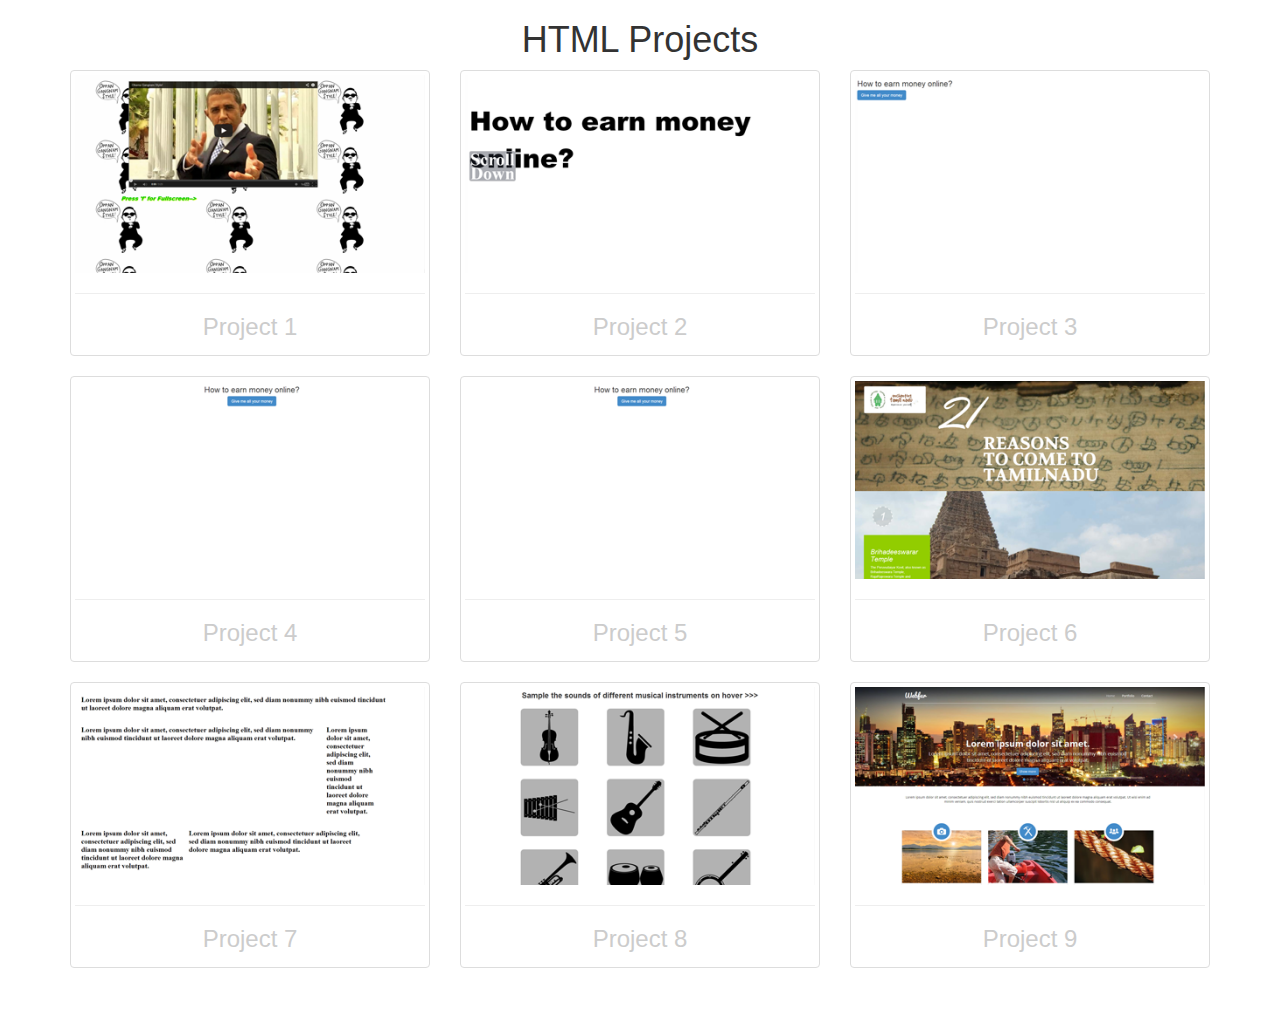
<file: index.html>
<!DOCTYPE html>
<html lang="en">
<head>
	<title>HTML Projects</title>
	<meta charset="UTF-8">
	<meta name="viewport" content="width=device-width, initial-scale=1.0">
	<link href="assets/css/bootstrap.css" rel="stylesheet" type="text/css">
	<link href="assets/css/projects.css" rel="stylesheet" type="text/css">	
</head>
<body>
	<h1 style="text-align: center">HTML Projects</h1>
	<div class="container">
	<div id="project1" class="modal fade" tabindex="-1" role="dialog" aria-labelledby="myModalLabel" aria-hidden="true">
      <div class="modal-dialog">
        <div class="modal-content">
          <div class="modal-header">
			<button type="button" id="stop" class="close" data-dismiss="modal" aria-hidden="true">&times;</button>
			<h3 class="modal-title" id="myModalLabel" style="text-align: center;">Project 1</h3>
          </div>
          <div class="modal-body">
			<img class="img-mod" src="assets/images/Projects/project1.png">
			<hr>
            </div>
		</div>
     </div>
     </div>
	<div id="project2" class="modal fade" tabindex="-1" role="dialog" aria-labelledby="myModalLabel" aria-hidden="true">
      <div class="modal-dialog">
        <div class="modal-content">
          <div class="modal-header">
			<button type="button" id="stop" class="close" data-dismiss="modal" aria-hidden="true">&times;</button>
			<h3 class="modal-title" id="myModalLabel" style="text-align: center;">Project 2</h3>
          </div>
          <div class="modal-body">
			<img class="img-mod" src="assets/images/Projects/project2.png">
			<hr>
            </div>
		</div>
     </div>
     </div>
	 <div id="project3" class="modal fade" tabindex="-1" role="dialog" aria-labelledby="myModalLabel" aria-hidden="true">
      <div class="modal-dialog">
        <div class="modal-content">
          <div class="modal-header">
			<button type="button" id="stop" class="close" data-dismiss="modal" aria-hidden="true">&times;</button>
			<h3 class="modal-title" id="myModalLabel" style="text-align: center;">Project 3</h3>
          </div>
          <div class="modal-body">
			<img class="img-mod" src="assets/images/Projects/project3.png">
			<hr>
            </div>
		</div>
     </div>
     </div>
	 <div id="project4" class="modal fade" tabindex="-1" role="dialog" aria-labelledby="myModalLabel" aria-hidden="true">
      <div class="modal-dialog">
        <div class="modal-content">
          <div class="modal-header">
			<button type="button" id="stop" class="close" data-dismiss="modal" aria-hidden="true">&times;</button>
			<h3 class="modal-title" id="myModalLabel" style="text-align: center;">Project 4</h3>
          </div>
          <div class="modal-body">
			<img class="img-mod" src="assets/images/Projects/project4.png">
			<hr>
            </div>
		</div>
     </div>
     </div>
	 <div id="project5" class="modal fade" tabindex="-1" role="dialog" aria-labelledby="myModalLabel" aria-hidden="true">
      <div class="modal-dialog">
        <div class="modal-content">
          <div class="modal-header">
			<button type="button" id="stop" class="close" data-dismiss="modal" aria-hidden="true">&times;</button>
			<h3 class="modal-title" id="myModalLabel" style="text-align: center;">Project 5</h3>
          </div>
          <div class="modal-body">
			<img class="img-mod" src="assets/images/Projects/project5.png">
			<hr>
            </div>
		</div>
     </div>
     </div>
	 <div id="project6" class="modal fade" tabindex="-1" role="dialog" aria-labelledby="myModalLabel" aria-hidden="true">
      <div class="modal-dialog">
        <div class="modal-content">
          <div class="modal-header">
			<button type="button" id="stop" class="close" data-dismiss="modal" aria-hidden="true">&times;</button>
			<h3 class="modal-title" id="myModalLabel" style="text-align: center;">Project 6</h3>
          </div>
          <div class="modal-body">
			<img class="img-mod" src="assets/images/Projects/project6.png">
			<hr>
            </div>
		</div>
     </div>
     </div>
	 <div id="project7" class="modal fade" tabindex="-1" role="dialog" aria-labelledby="myModalLabel" aria-hidden="true">
      <div class="modal-dialog">
        <div class="modal-content">
          <div class="modal-header">
			<button type="button" id="stop" class="close" data-dismiss="modal" aria-hidden="true">&times;</button>
			<h3 class="modal-title" id="myModalLabel" style="text-align: center;">Project 7</h3>
          </div>
          <div class="modal-body">
			<img class="img-mod" src="assets/images/Projects/project7.png">
			<hr>
            </div>
		</div>
     </div>
     </div>
	 <div id="project8" class="modal fade" tabindex="-1" role="dialog" aria-labelledby="myModalLabel" aria-hidden="true">
      <div class="modal-dialog">
        <div class="modal-content">
          <div class="modal-header">
			<button type="button" id="stop" class="close" data-dismiss="modal" aria-hidden="true">&times;</button>
			<h3 class="modal-title" id="myModalLabel" style="text-align: center;">Project 8</h3>
          </div>
          <div class="modal-body">
			<img class="img-mod" src="assets/images/Projects/project8.png">
			<hr>
            </div>
		</div>
     </div>
     </div>
	 <div id="project9" class="modal fade" tabindex="-1" role="dialog" aria-labelledby="myModalLabel" aria-hidden="true">
      <div class="modal-dialog">
        <div class="modal-content">
          <div class="modal-header">
			<button type="button" id="stop" class="close" data-dismiss="modal" aria-hidden="true">&times;</button>
			<h3 class="modal-title" id="myModalLabel" style="text-align: center;">Project 9</h3>
          </div>
          <div class="modal-body">
			<img class="img-mod" src="assets/images/Projects/project9.png">
			<hr>
            </div>
		</div>
     </div>
     </div>
	 </div>
	 <div class="container">
		<div class="row">
				<div class="col-lg-4">					
					<div class="thumbnail tmb-link">
						<a data-toggle="modal" data-target="#project1"><img src = "assets/images/Projects/project1-tmb.png" class="img-responsive"></a><hr>
						<a href="project1/index.html"><h3>Project 1</h3></a>
					</div>
				</div>	
				<div class="col-lg-4">					
					<div class="thumbnail tmb-link">
						<a data-toggle="modal" data-target="#project2"><img src = "assets/images/Projects/project2-tmb.png" class="img-responsive"></a><hr>
						<a href="project2/index.html"><h3>Project 2</h3></a>
					</div>
				</div>	
				<div class="col-lg-4">					
					<div class="thumbnail tmb-link">
						<a data-toggle="modal" data-target="#project3"><img src = "assets/images/Projects/project3-tmb.png" class="img-responsive"></a><hr>
						<a href="project3/index.html"><h3>Project 3</h3></a>
					</div>
				</div>	
		</div>
		<div class="row">
				<div class="col-lg-4">					
					<div class="thumbnail tmb-link">
						<a data-toggle="modal" data-target="#project4"><img src = "assets/images/Projects/project4-tmb.png" class="img-responsive"></a><hr>
						<a href="project4/index.html"><h3>Project 4</h3></a>
					</div>
				</div>	
				<div class="col-lg-4">					
					<div class="thumbnail tmb-link">
						<a data-toggle="modal" data-target="#project5"><img src = "assets/images/Projects/project5-tmb.png" class="img-responsive"></a><hr>
						<a href="project5/index.html"><h3>Project 5</h3></a>
					</div>
				</div>	
				<div class="col-lg-4">					
					<div class="thumbnail tmb-link">
						<a data-toggle="modal" data-target="#project6"><img src = "assets/images/Projects/project6-tmb.png" class="img-responsive"></a><hr>
						<a href="project6/index.html"><h3>Project 6</h3></a>
					</div>
				</div>	
		</div>
		<div class="row">
				<div class="col-lg-4">					
					<div class="thumbnail tmb-link">
						<a data-toggle="modal" data-target="#project7"><img src = "assets/images/Projects/project7-tmb.png" class="img-responsive"></a><hr>
						<a href="project7/index.html"><h3>Project 7</h3></a>
					</div>
				</div>	
				<div class="col-lg-4">					
					<div class="thumbnail tmb-link">
						<a data-toggle="modal" data-target="#project8"><img src = "assets/images/Projects/project8-tmb.png" class="img-responsive"></a><hr>
						<a href="project8/index.html"><h3>Project 8</h3></a>
					</div>
				</div>	
				<div class="col-lg-4">					
					<div class="thumbnail tmb-link">
						<a data-toggle="modal" data-target="#project9"><img src = "assets/images/Projects/project9-tmb.png" class="img-responsive"></a><hr>
						<a href="project9/home.html"><h3>Project 9</h3></a>
					</div>
				</div>	
		</div>
	</div><br><br>
	<script src="https://ajax.googleapis.com/ajax/libs/jquery/1.10.2/jquery.min.js"></script>
	<script src="assets/js/bootstrap.js"></script>	
</body>
</html>
</file>
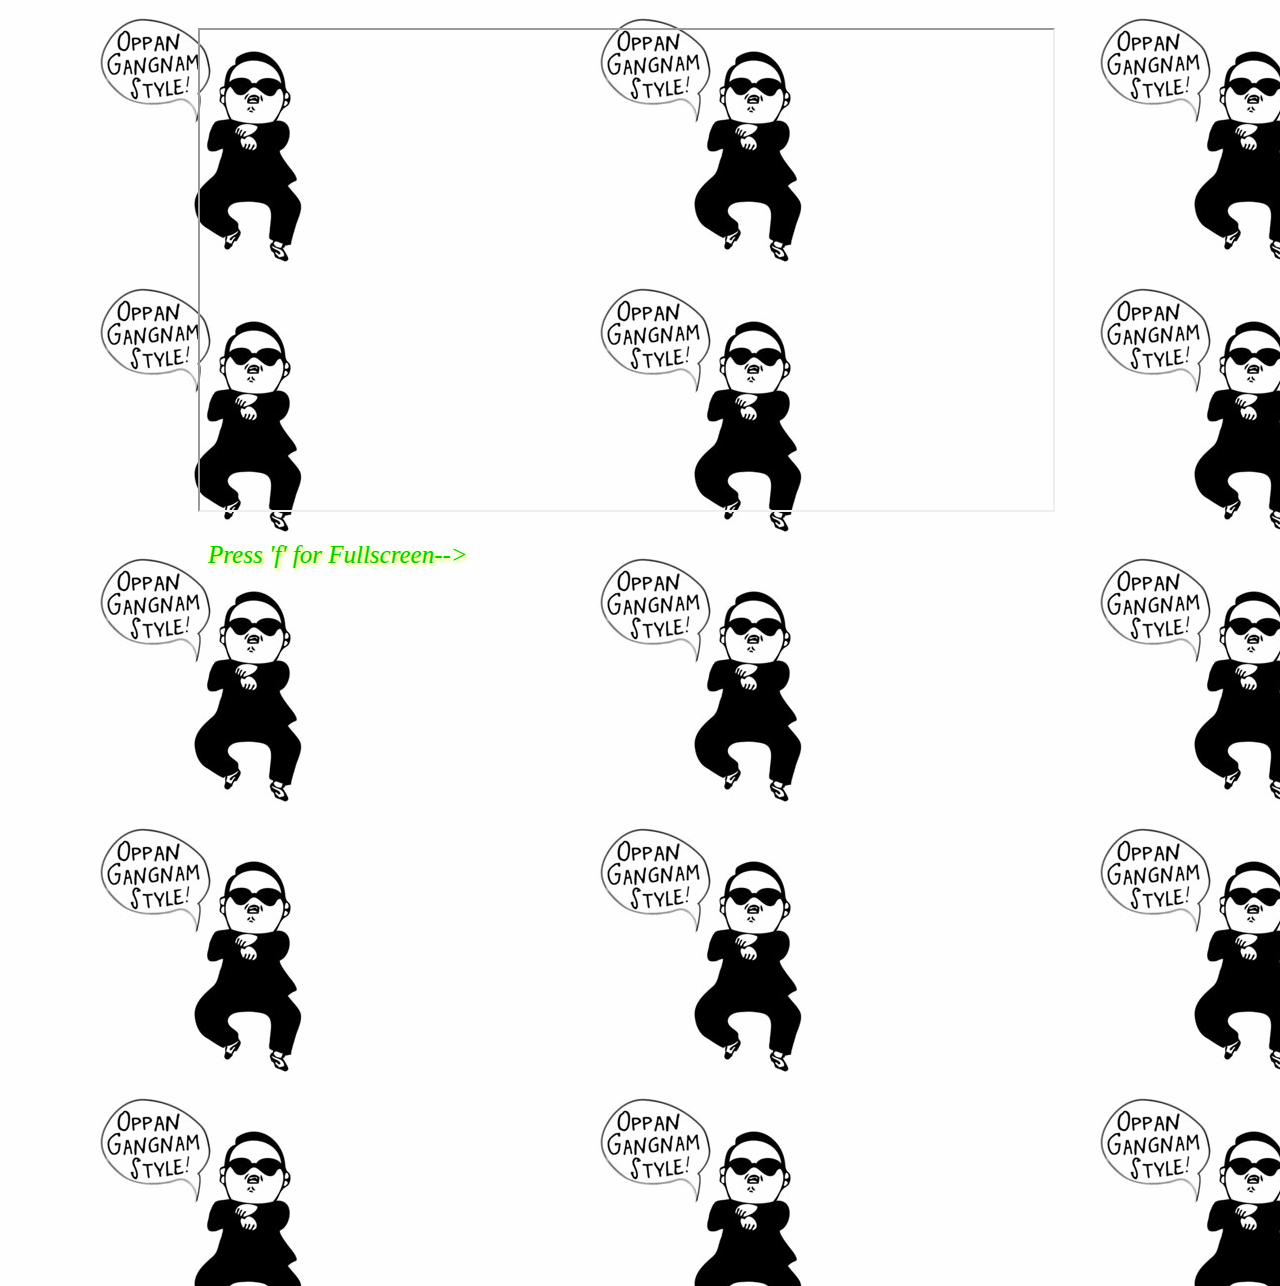
<file: day1/index.html>
﻿<!doctype html>
<html lang="en">
<head>
<title>Gangnam Dance</title>
<meta charset="UTF-8">
<style type="text/css">
p{
font-family:'Arial Black';
font-size: 25px;
color:#0c0;
text-shadow:2px 2px 4px #cf0;
padding-left:200px;
}
div{
margin-left:auto;
margin-right:auto;
width:70%;
border: 60px solid (0,0,0,.4);
padding-top: 20px;
}
body{
background-image:url('../assets/images/gangnam.gif');
}
</style>
</head>
<body>
<div><iframe width="853" height="480" src="http://www.youtube-nocookie.com/embed/YaXakwslF6Q" allowfullscreen></iframe></div>
<p><em>Press 'f' for Fullscreen--></em></p>
<br><br><br><br><br><br><br><br><br><br><br><br><br><br><br><br><br><br><br><br><br><br><br><br><br><br><br><br><br><br><br><br><br><br><br><br><br><br>
</body>
</html>
</file>
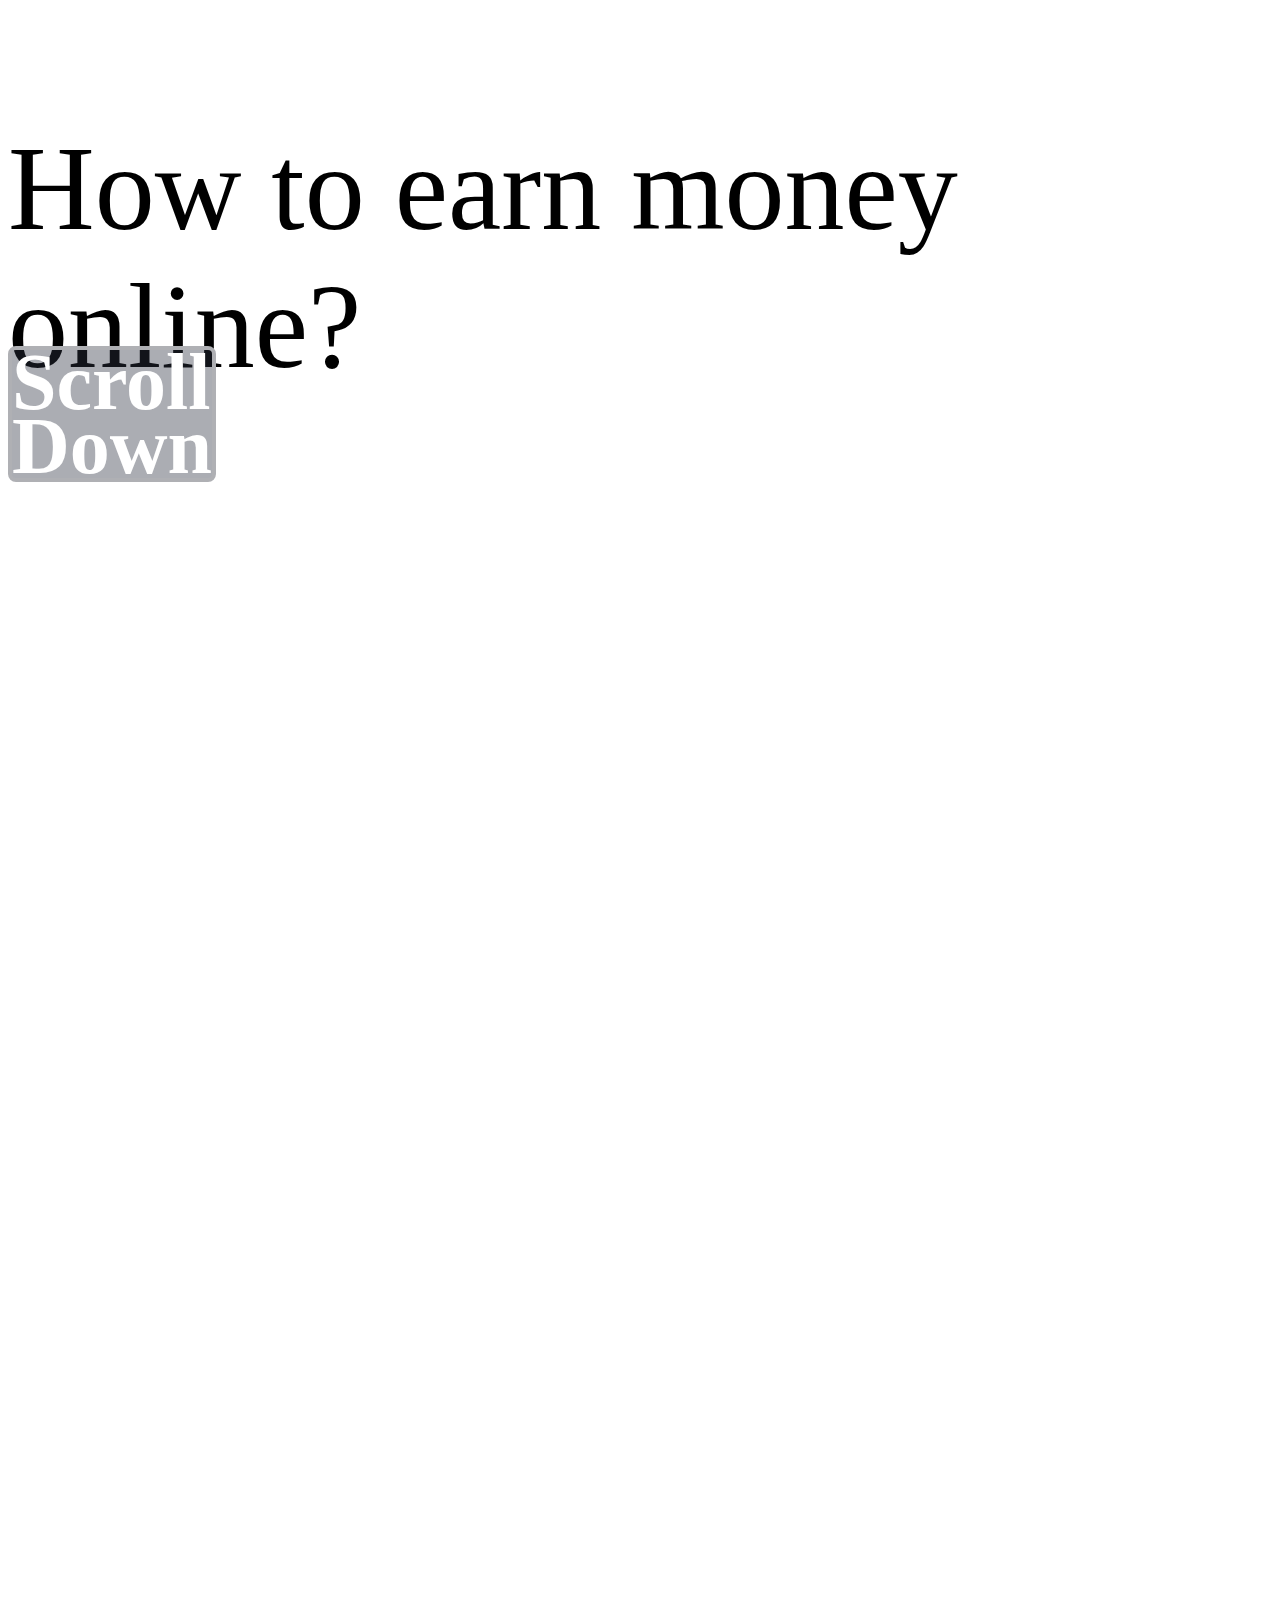
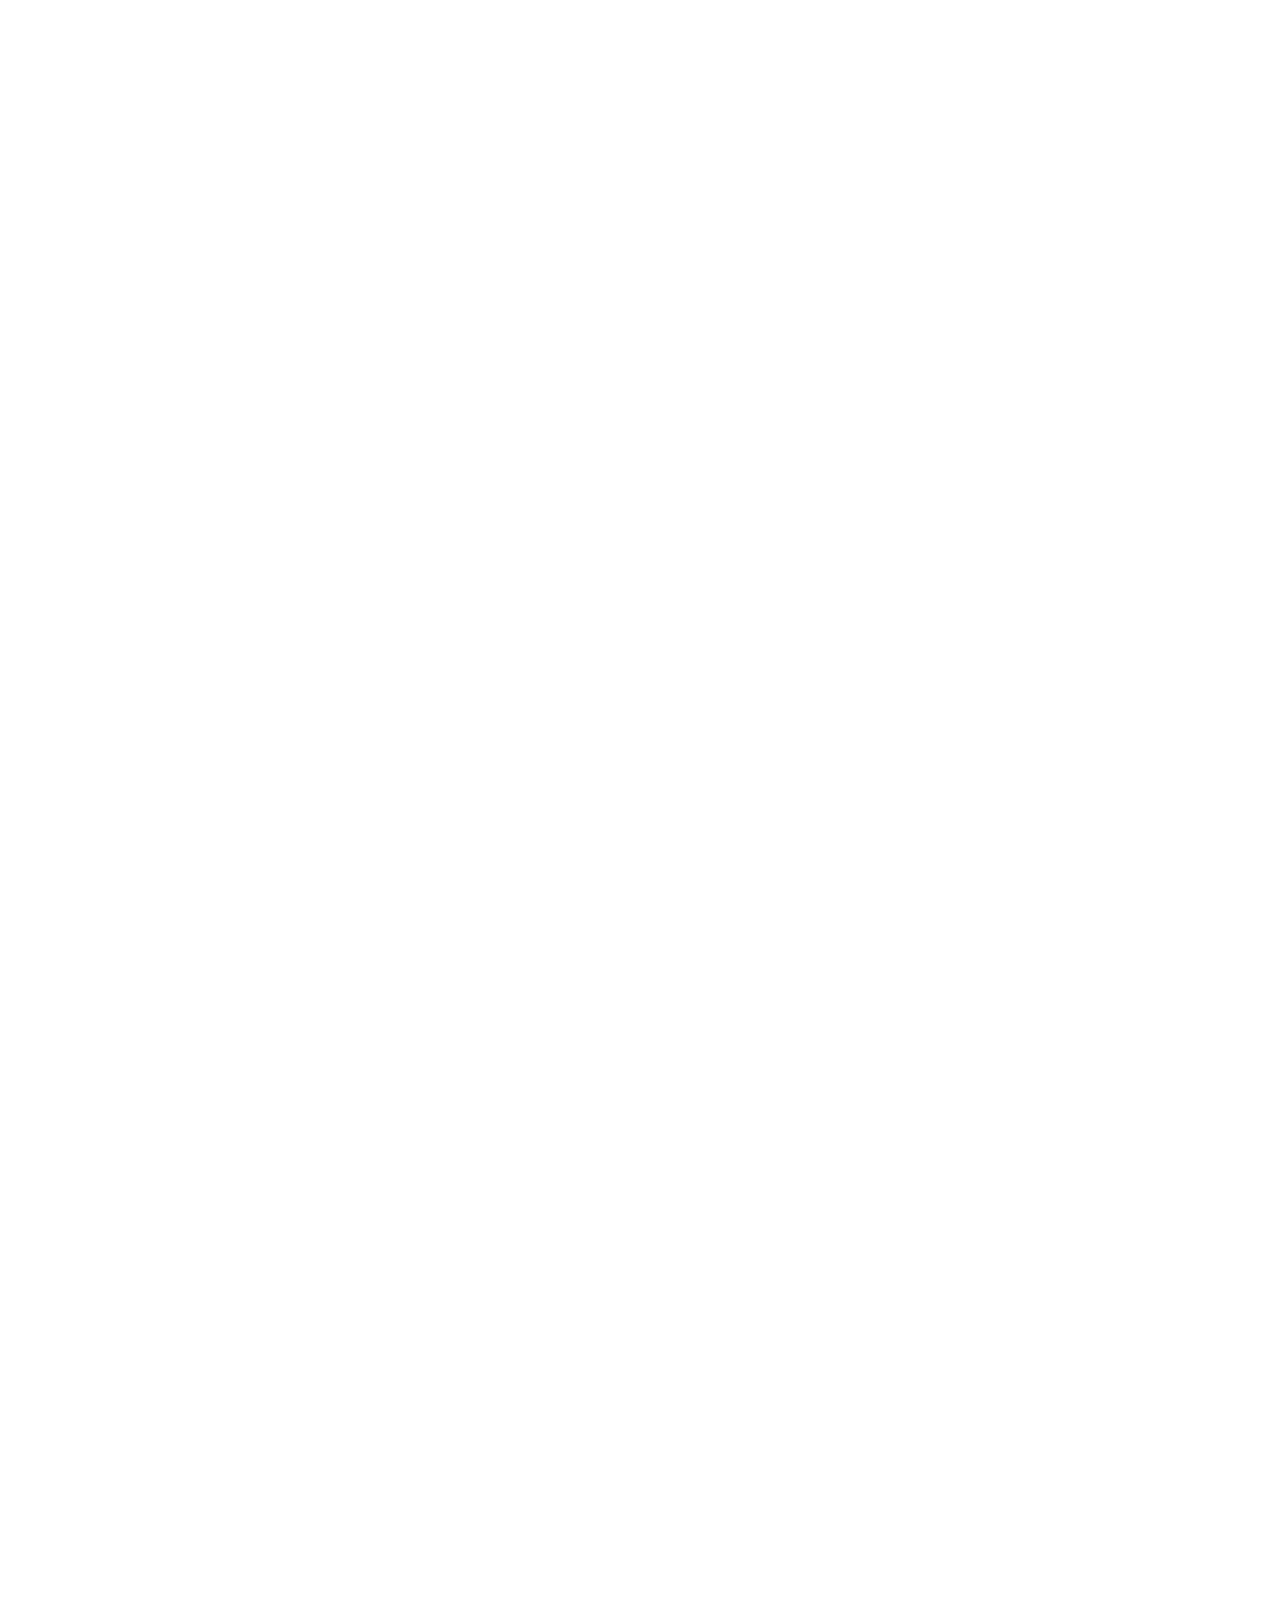
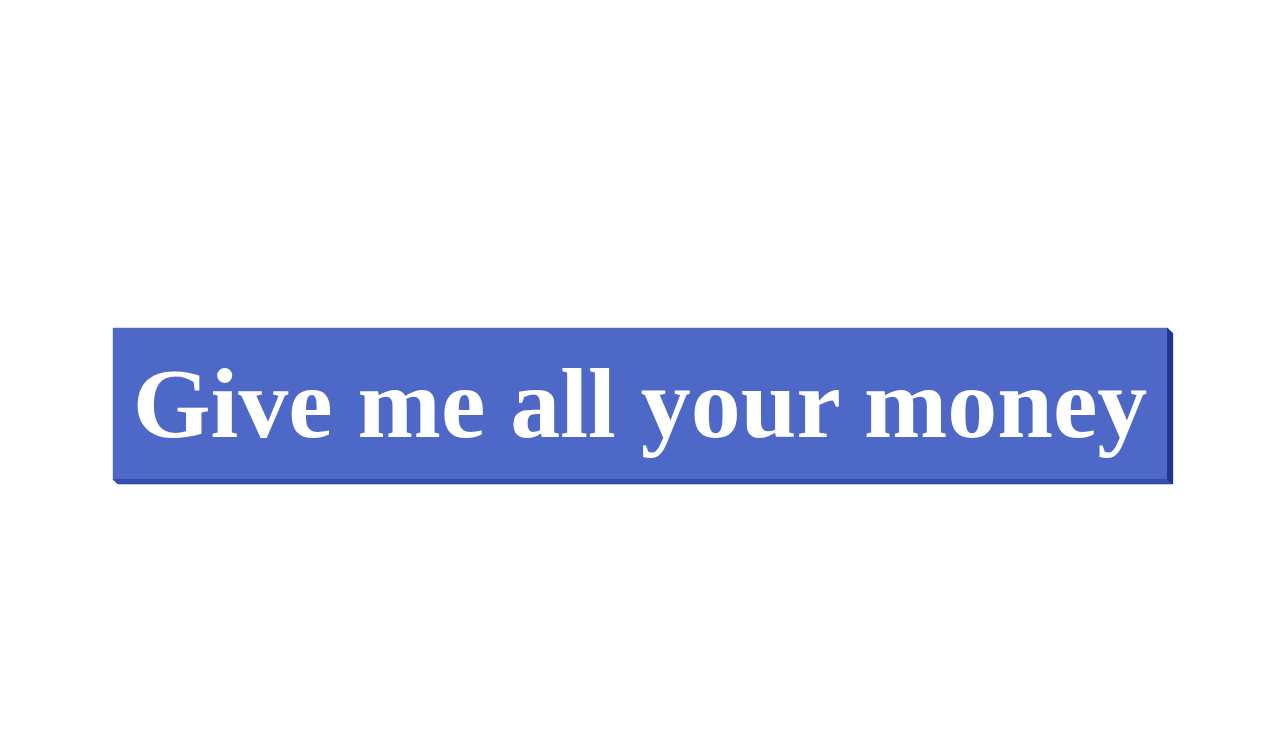
<file: day2/index.html>
<!DOCTYPE html>
<html lang="en">
<head>
<title>Button</title>
<meta charset="UTF-8">
<style type="text/css">
p{
font-family: 'Arial black';
font-size: 120px;
}
h4{
font-size: 80px;
color:white;
background-color:rgba(46,50,66,.4);
border-radius: 8px;
line-height: .8;
border: 4px solid #afb0b4;
position: fixed;
top:240px;
float: right;
}
div{
text-align:center;
}
a:link{
background: #4e68c7;
box-shadow: 1px 0px 1px #203891,0px 1px 1px #3852b1,2px 1px 1px #203891,1px 2px 1px #3852b1,3px 2px 1px #203891,2px 3px 1px #3852b1,4px 3px 1px #203891,3px 4px 1px #3852b1,5px 4px 1px #203891,4px 5px 1px #3852b1,6px 5px 1px #203891;
color: white;
padding: 20px;
line-height: 1.4;
text-decoration:none;
margin: auto;
font-weight: bold;
font-size: 100px;
}
a:hover{
background: #183088;
box-shadow: 1px 0px 1px #203891,0px 1px 1px #3852b1,2px 1px 1px #203891,1px 2px 1px #3852b1,3px 2px 1px #203891,2px 3px 1px #3852b1,4px 3px 1px #203891,3px 4px 1px #3852b1,5px 4px 1px #203891,4px 5px 1px #3852b1,6px 5px 1px #203891;
color: white;
padding: 20px;
line-height: 1.4;
text-decoration:none;
margin: auto;
font-weight: bold;
font-size: 100px;
}
a:visited{
box-shadow: 1px 0px 1px #203891,0px 1px 1px #3852b1,2px 1px 1px #203891,1px 2px 1px #3852b1,3px 2px 1px #203891,2px 3px 1px #3852b1,4px 3px 1px #203891,3px 4px 1px #3852b1,5px 4px 1px #203891,4px 5px 1px #3852b1,6px 5px 1px #203891;
color: white;
padding: 20px;
line-height: 1.4;
text-decoration:none;
margin: auto;
font-weight: bold;
font-size: 100px;
}
a:active{
background: #4e68c7;
box-shadow:1px 0px 1px #203891,0px 1px 1px #3852b1,2px 1px 1px #203891,1px 2px 1px #3852b1;
color: white;
padding: 20px;
line-height: 1.4;
text-decoration:none;
margin: auto;
font-weight: bold;
position: relative;
top: 5px;
left:4px;
font-size: 100px;
}
</style>
</head>
<body>
<h4>Scroll<br>Down</h4>
<p>How to earn money online?<p>
<br><br><br><br><br><br><br><br><br><br><br><br><br><br><br><br><br><br><br><br><br>
<div>
<a href="video.html" title="Click here to proceed" target="_blank">Give me all your money</a>
</div>
<br><br><br><br><br><br><br><br><br><br><br><br><br><br><br>
</body>
</html>
</file>
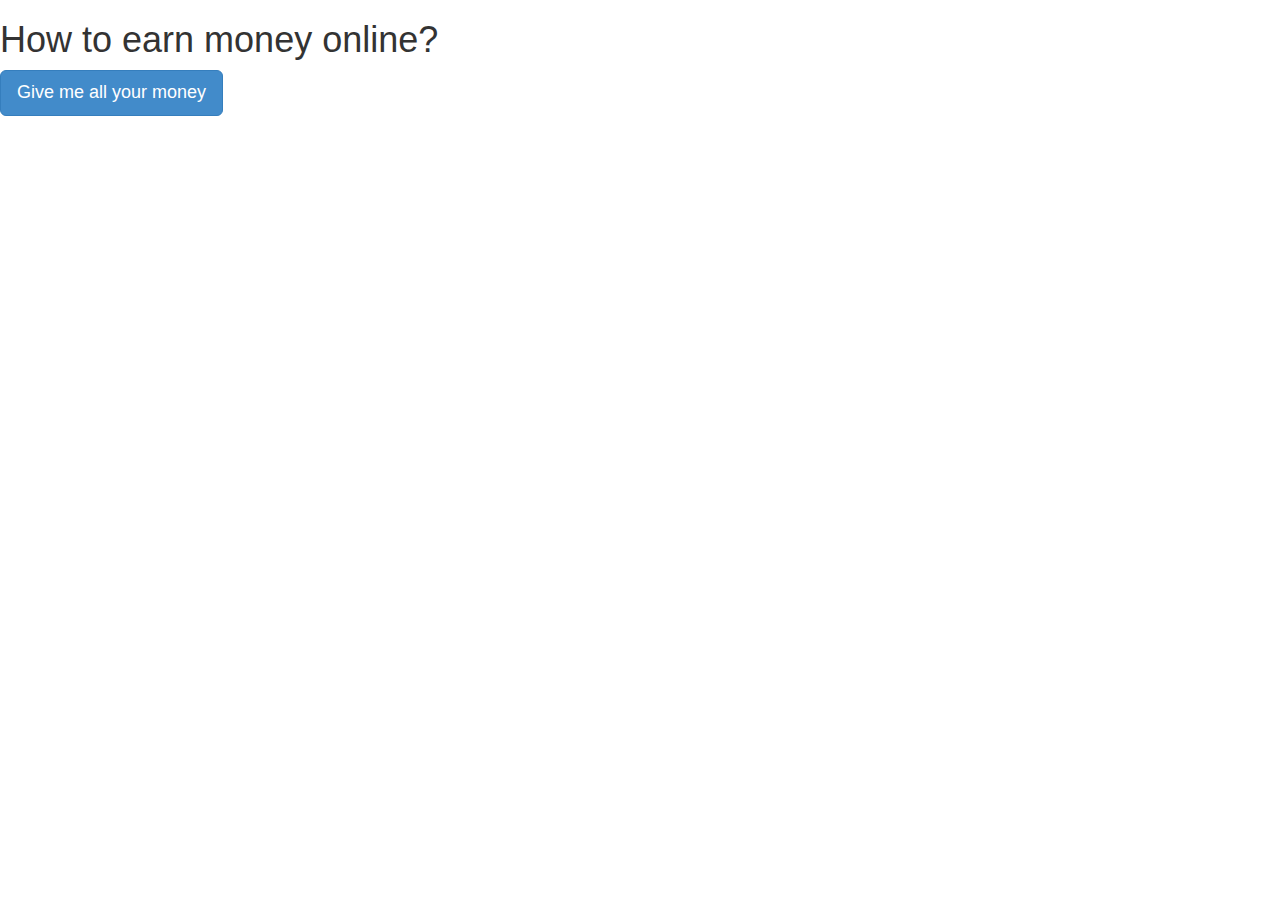
<file: day3/index.html>
﻿<!DOCTYPE html>
<html lang="en">
<head>
	<title>Modal window</title>
	<meta charset="UTF-8">
	<meta name="viewport" content="width=device-width, initial-scale=1.0">
	<link href="../assets/css/bootstrap.min.css" rel="stylesheet">
</head>
  <body>   
	  <div id="myModal" class="modal fade" tabindex="-1" role="dialog" aria-labelledby="myModalLabel" aria-hidden="true">
      <div class="modal-dialog">
        <div class="modal-content">
          <div class="modal-header">
            <button type="button" class="close" data-dismiss="modal" aria-hidden="true">&times;</button>
			<h4 class="modal-title" id="myModalLabel" style="text-align: center;">Crazy monkey</h4>
          </div>
          <div class="modal-body">
            <video style="height:100%; width:100%;" src="../assets/videos/crazy-monkey.mp4" controls></video>
			<hr>
            </div>
		</div>
     </div>
     </div>
	<h1>How to earn money online?</h1>
<div class="centered" >    
	<a title="Click to proceed!" class="btn btn-primary btn-lg" data-toggle="modal" data-target="#myModal">
		Give me all your money
    </a>	   
</div>
	<script src="https://ajax.googleapis.com/ajax/libs/jquery/1.10.2/jquery.min.js"></script>
	<script src="../assets/js/bootstrap.js"></script>
  </body>
</html>
</file>
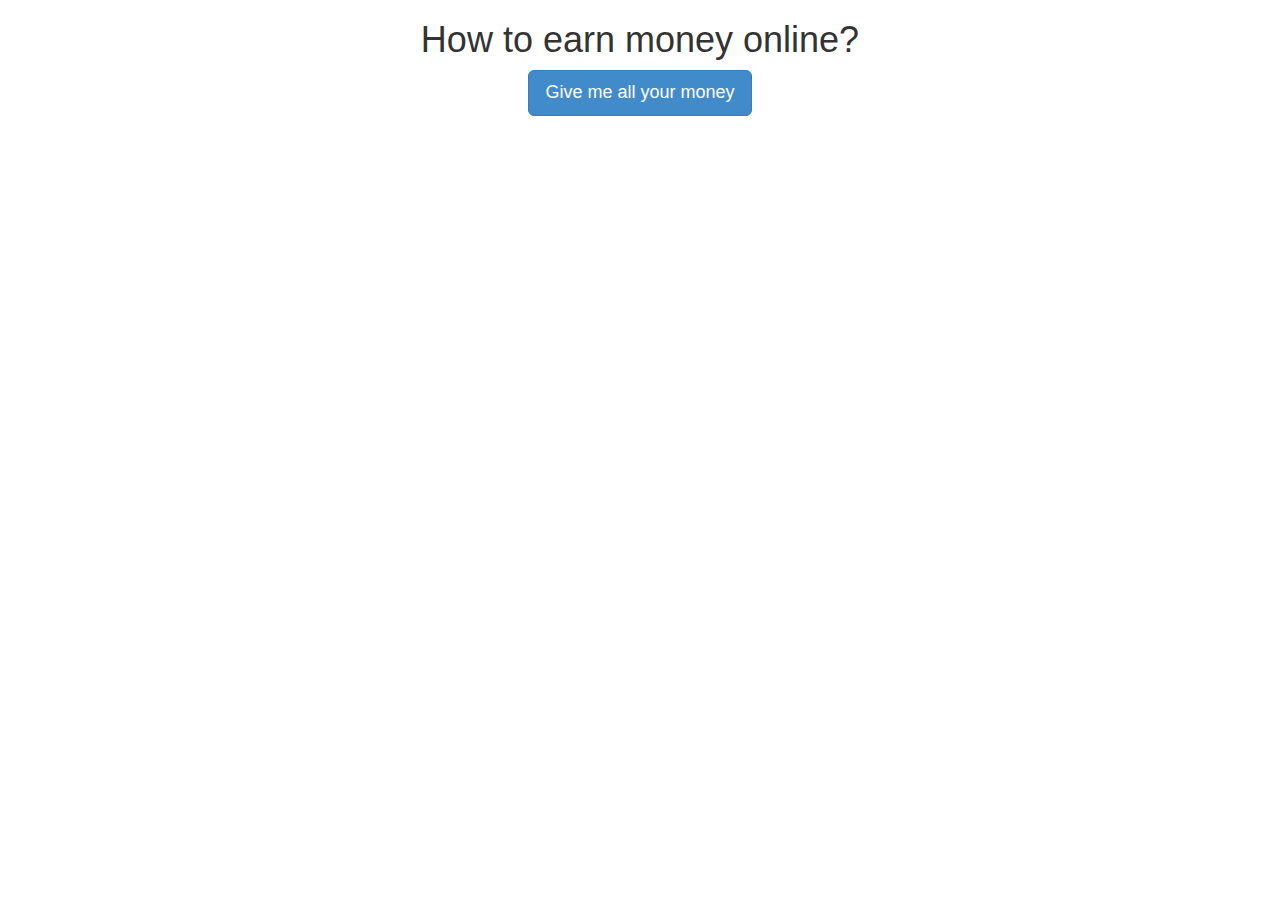
<file: day4/index.html>
﻿<!DOCTYPE html>
<html lang="en">
<head>
<title>Modal window(grid)</title>
	<meta charset="UTF-8">
	<meta name="viewport" content="width=device-width, initial-scale=1">
	<link href="../assets/css/bootstrap.css" rel="stylesheet">
</head>
  <body>   
	  <div id="myModal" class="modal fade" tabindex="-1" role="dialog" aria-labelledby="myModalLabel" aria-hidden="true">
      <div class="modal-dialog">
        <div class="modal-content">
          <div class="modal-header">
            <button type="button" class="close" data-dismiss="modal" aria-hidden="true">&times;</button>
			<h4 class="modal-title" id="myModalLabel" style="text-align: center;">Crazy monkey</h4>
          </div>
          <div class="modal-body">
            <video style="height:100%; width:100%;" src="../assets/videos/crazy-monkey.mp4" controls></video>
			<hr>
            </div>
		</div>
     </div>
     </div>	 
	 <div class="container">
		<div class="row">
			<div class="col-xs-12 col-sm-6 col-md-12">
				<h1 class="text-center">How to earn money online?</h1>
			</div>
		</div>
		<div class="row">
			<div class="col-xs-12 col-sm-6 col-md-12">
				<p class="text-center">
					<a title="Click to proceed!" class="btn btn-primary btn-lg" data-toggle="modal" data-target="#myModal">Give me all your money</a>
				</p>
			</div>
		</div>
	</div>
	<script src="https://ajax.googleapis.com/ajax/libs/jquery/1.10.2/jquery.min.js"></script>
	<script src="../assets/js/bootstrap.js"></script>
  </body>
</html>
</file>
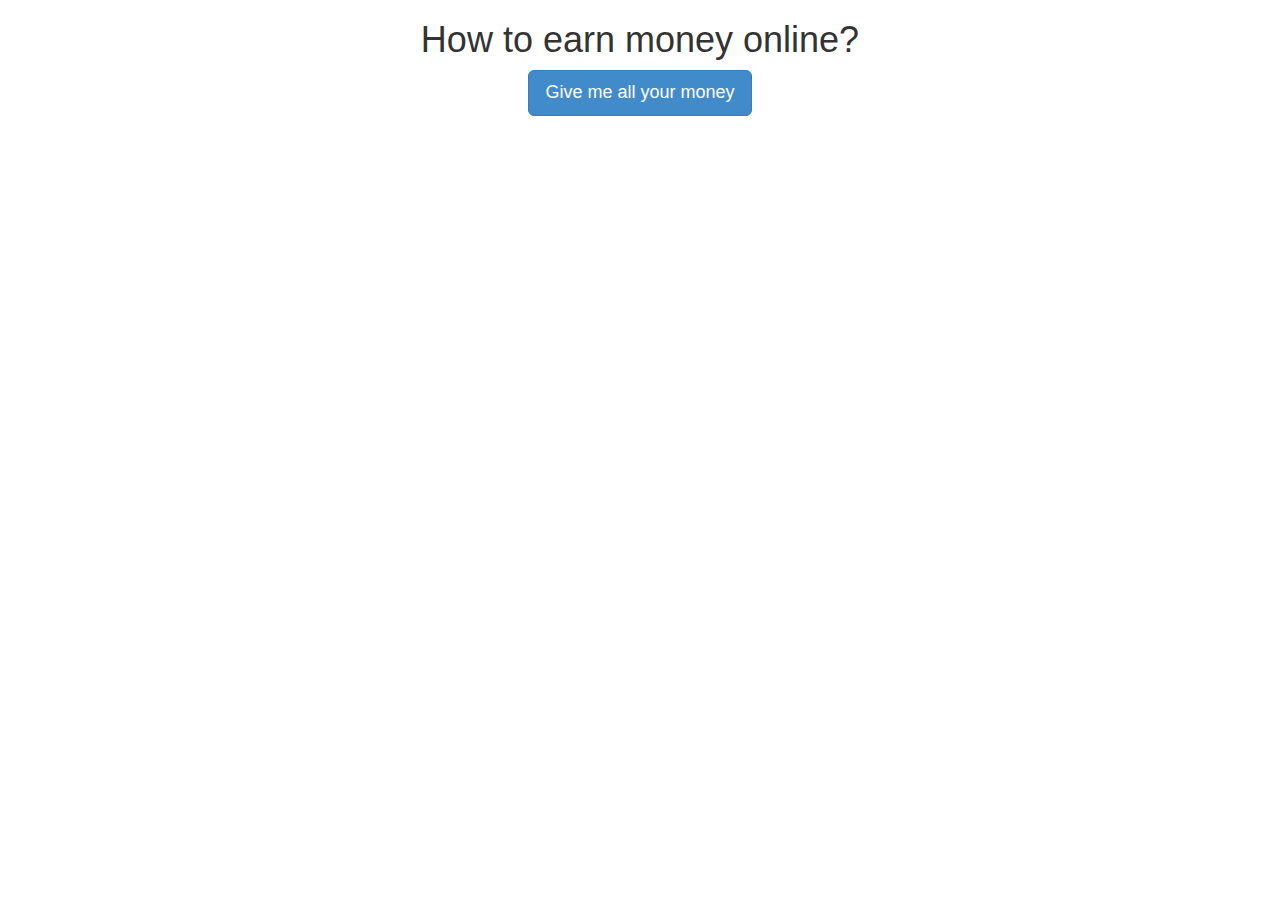
<file: day5/index.html>
﻿<!DOCTYPE html>
<html lang="en">
<head>
<title>Modal window(video-autoplay)</title>
	<meta charset="UTF-8">
	<meta name="viewport" content="width=device-width, initial-scale=1.0">
	<link href="../assets/css/bootstrap.css" rel="stylesheet">
</head>
  <body>   
	  <div id="myModal" class="modal fade" tabindex="-1" role="dialog" aria-labelledby="myModalLabel" aria-hidden="true">
      <div class="modal-dialog">
        <div class="modal-content">
          <div class="modal-header">
			<button type="button" id="stop" class="close" data-dismiss="modal" aria-hidden="true">&times;</button>
			<h4 class="modal-title" id="myModalLabel" style="text-align: center;">Crazy monkey</h4>
          </div>
          <div class="modal-body">
			<video style="height:100%; width:100%;" id="video" src="../assets/videos/crazy-monkey.mp4" controls></video>
			<hr>
            </div>
		</div>
     </div>
     </div>	 
	 <div class="container">
		<div class="row">
			<div class="col-xs-12 col-sm-6 col-md-12">
				<h1 class="text-center">How to earn money online?</h1>
			</div>
		</div>
		<div class="row">
			<div class="col-xs-12 col-sm-6 col-md-12">
				<p class="text-center">
					<a title="Click to proceed!" id="link" class="btn btn-primary btn-lg" data-toggle="modal" data-target="#myModal">Give me all your money</a>
				</p>
			</div>
		</div>
	</div>
	<script src="https://ajax.googleapis.com/ajax/libs/jquery/1.10.2/jquery.min.js"></script>
	<script src="../assets/js/bootstrap.js"></script>
	<!-- Simple function only for button click --><script>
	var v = document.getElementById("video");
	var l = document.getElementById("link");
	l.onclick = function() {
    v.play();
	v.currentTime = 0
	};		
	</script>
	<!-- Function for both button click and close
	<script>
	var v = document.getElementById("video");
	var l = document.getElementById("link");
	var s = document.getElementById("stop");
    l.onclick = function() {
    v.play();	
	};	
	s.onclick = function() {
	v.pause();
	v.currentTime = 0;
	};	
	</script> 
	-->
  </body>
</html>
</file>
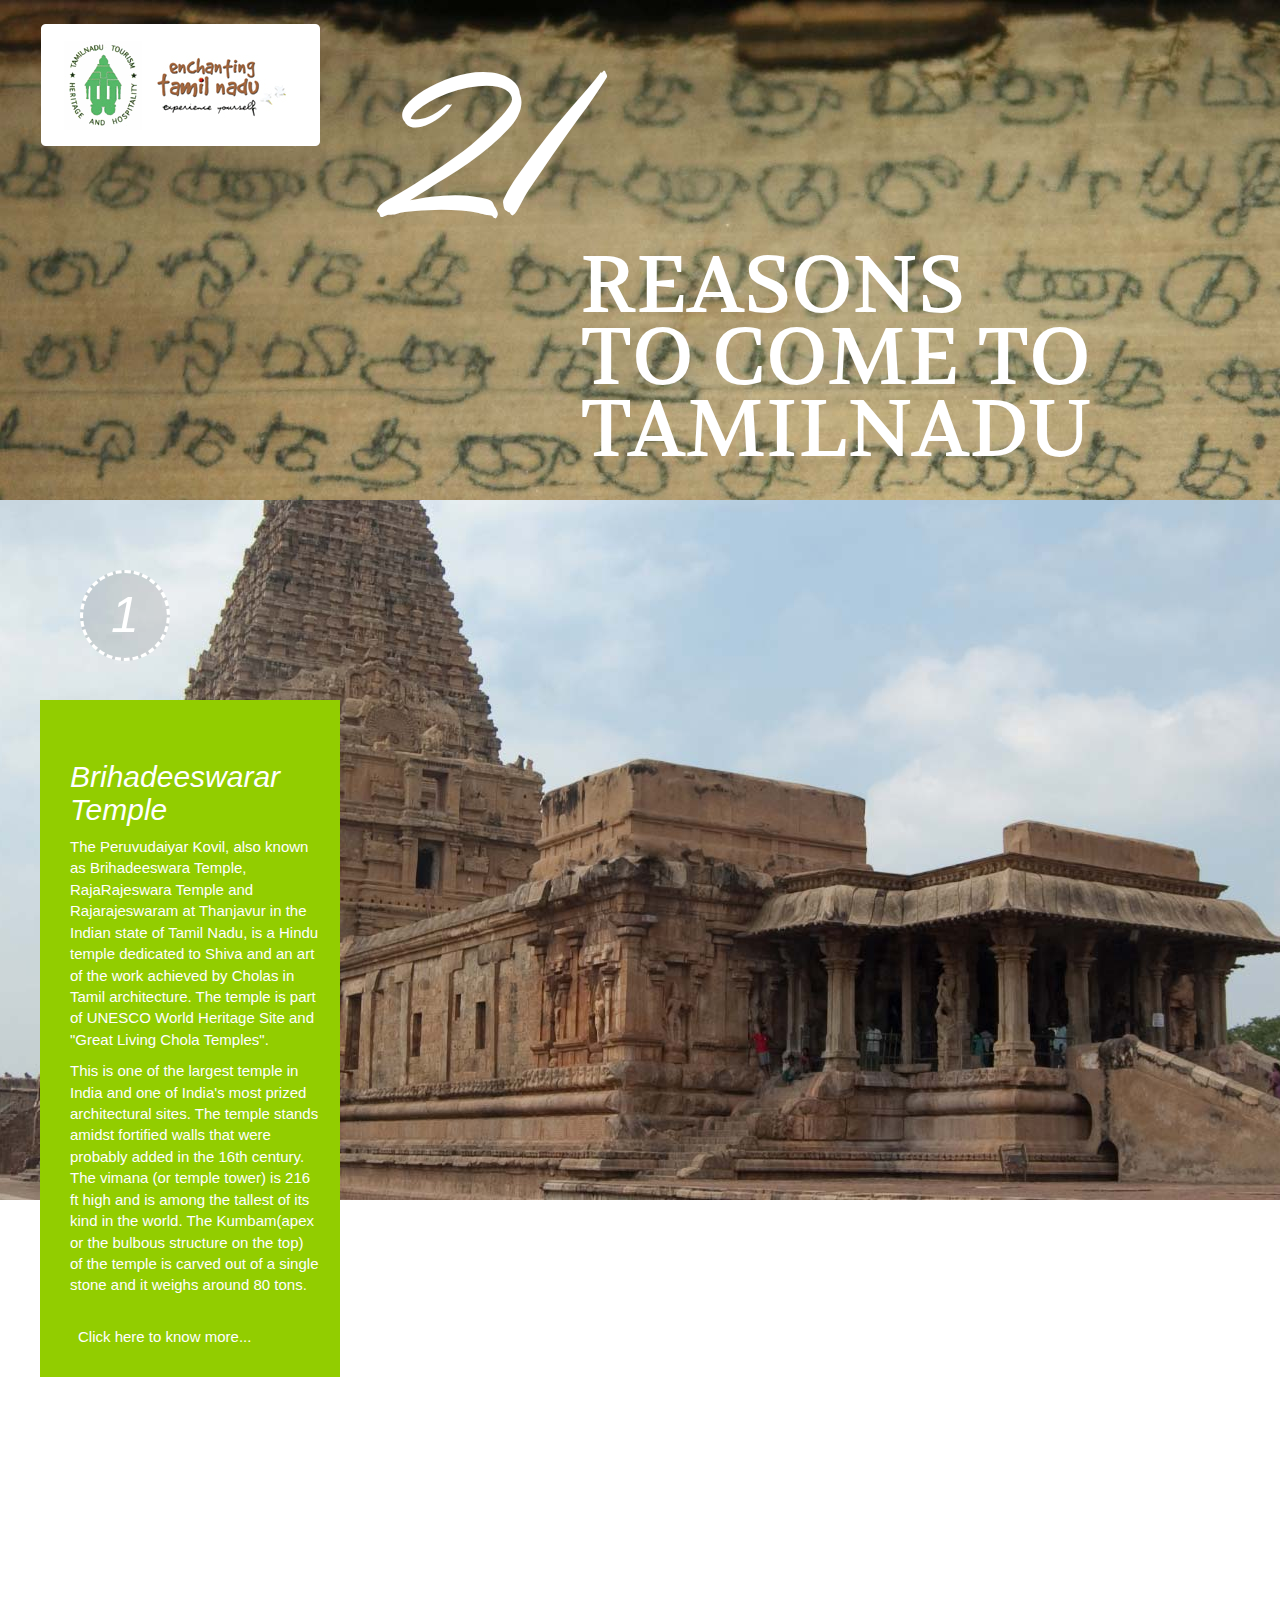
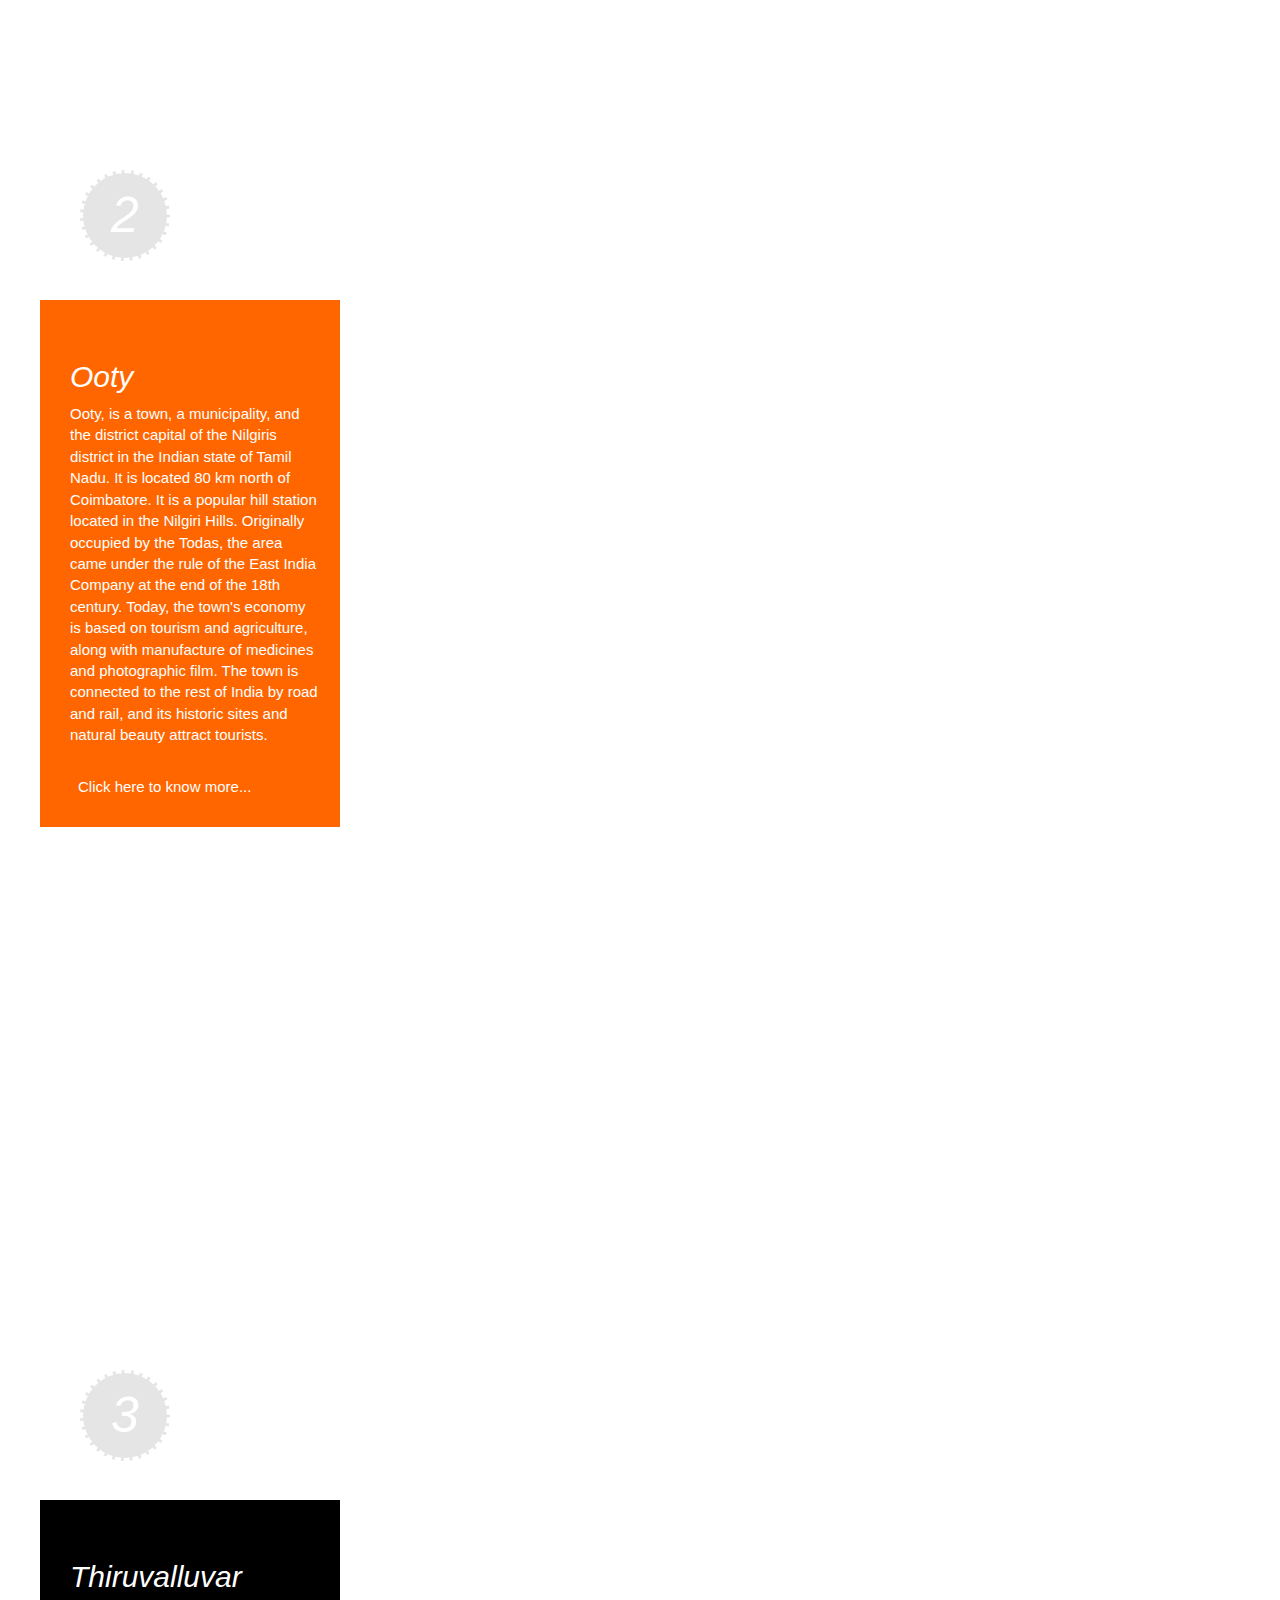
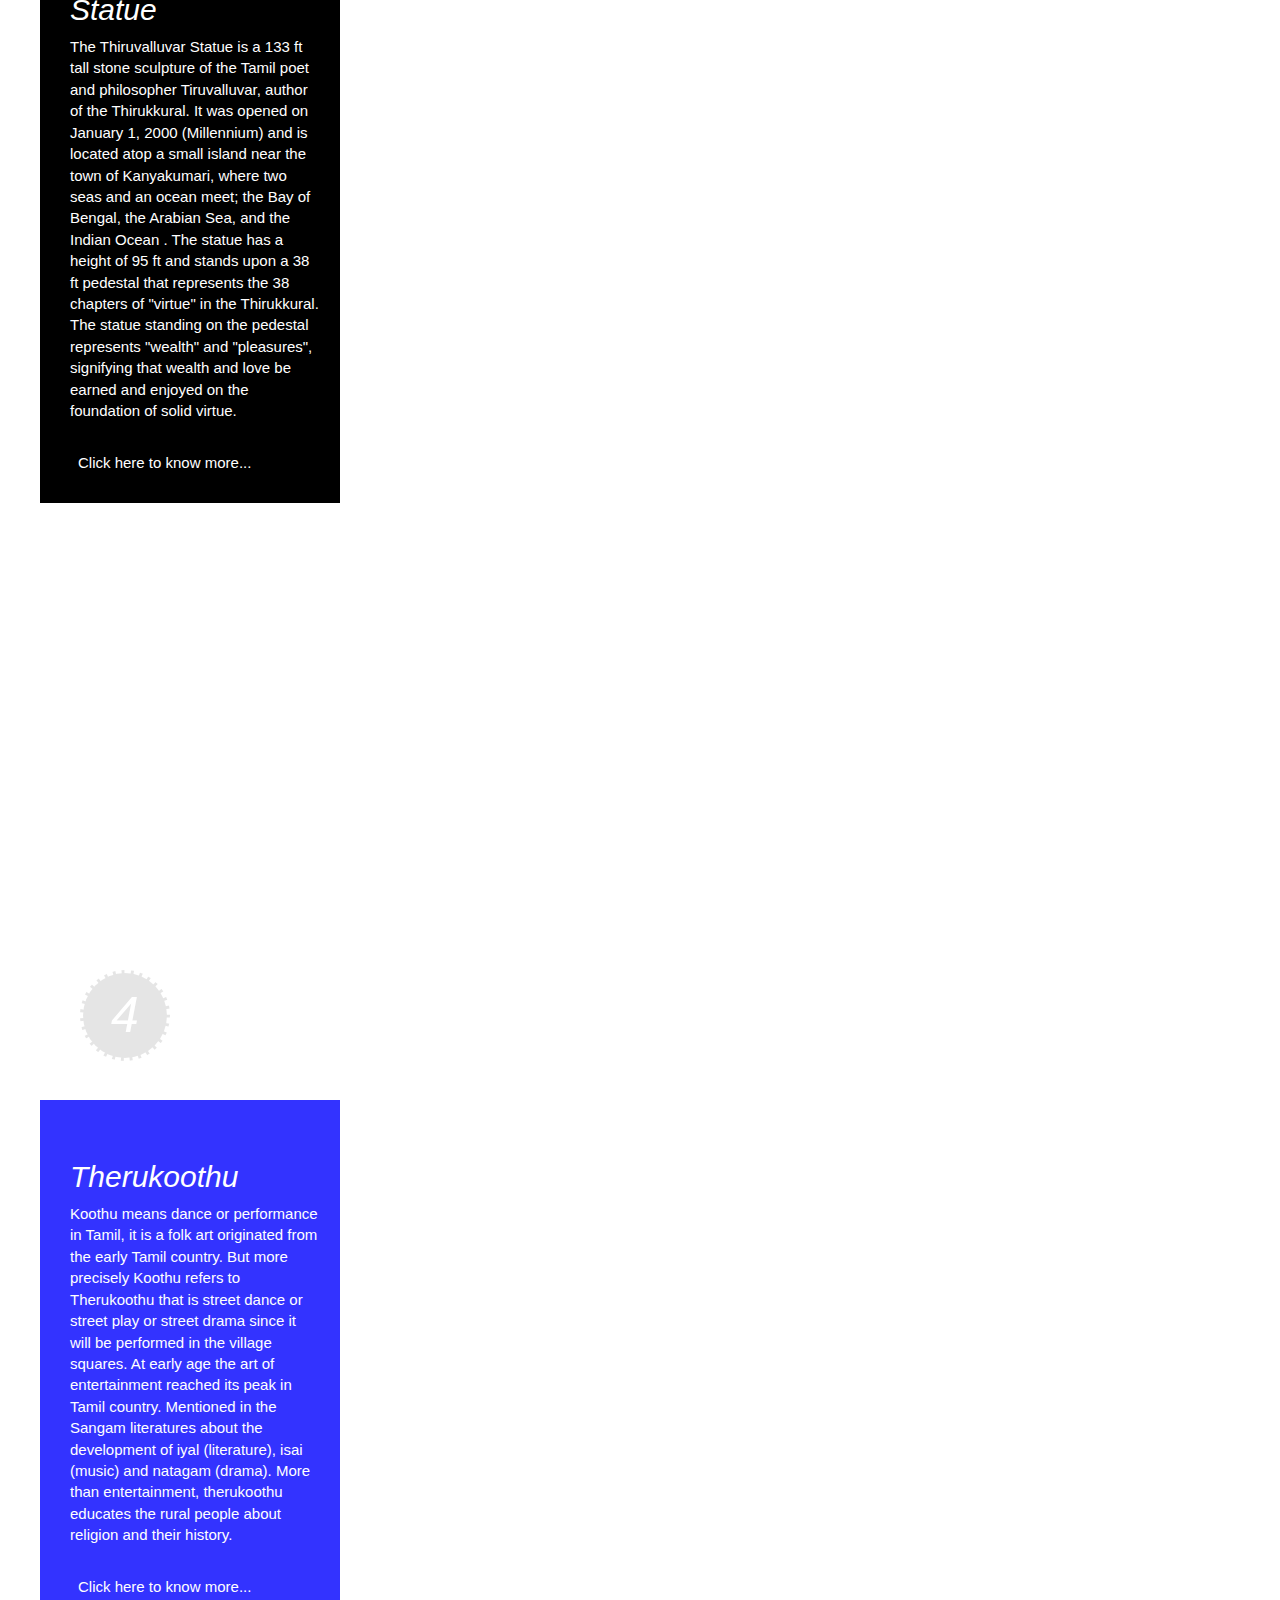
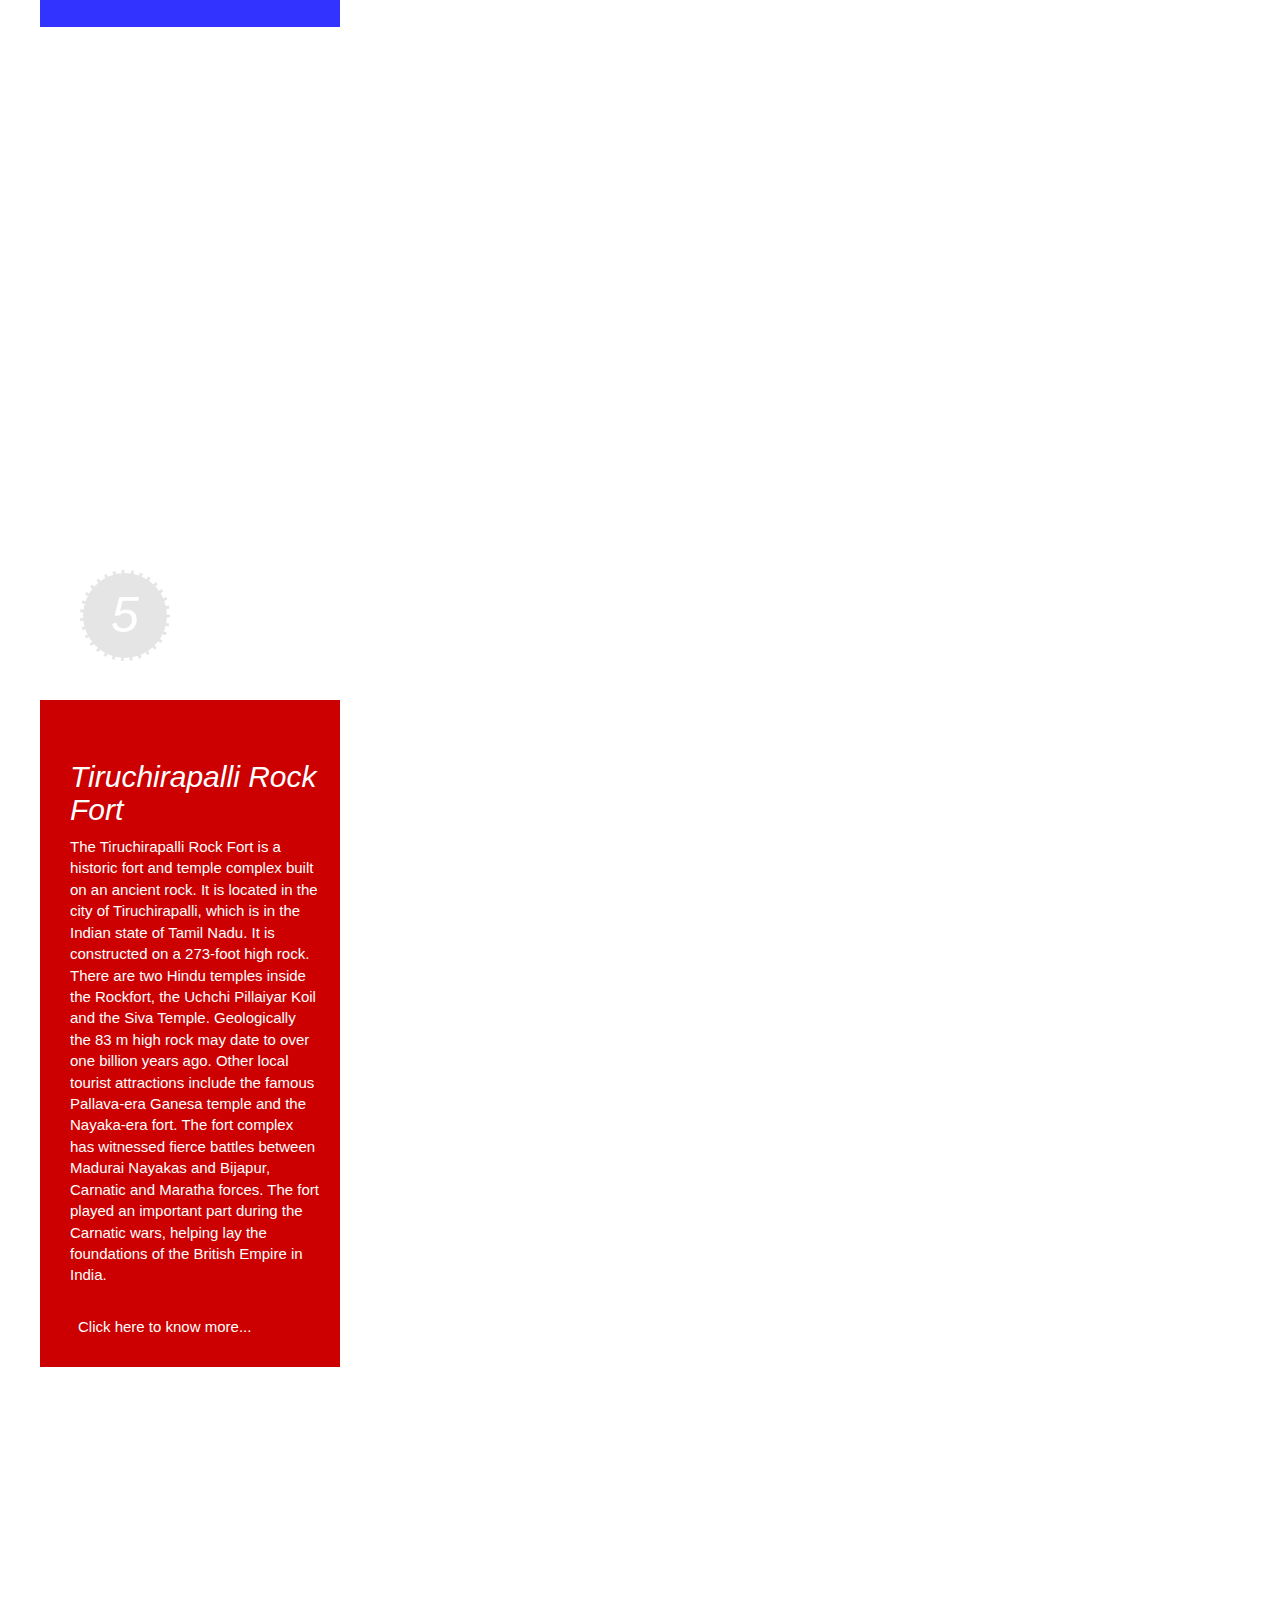
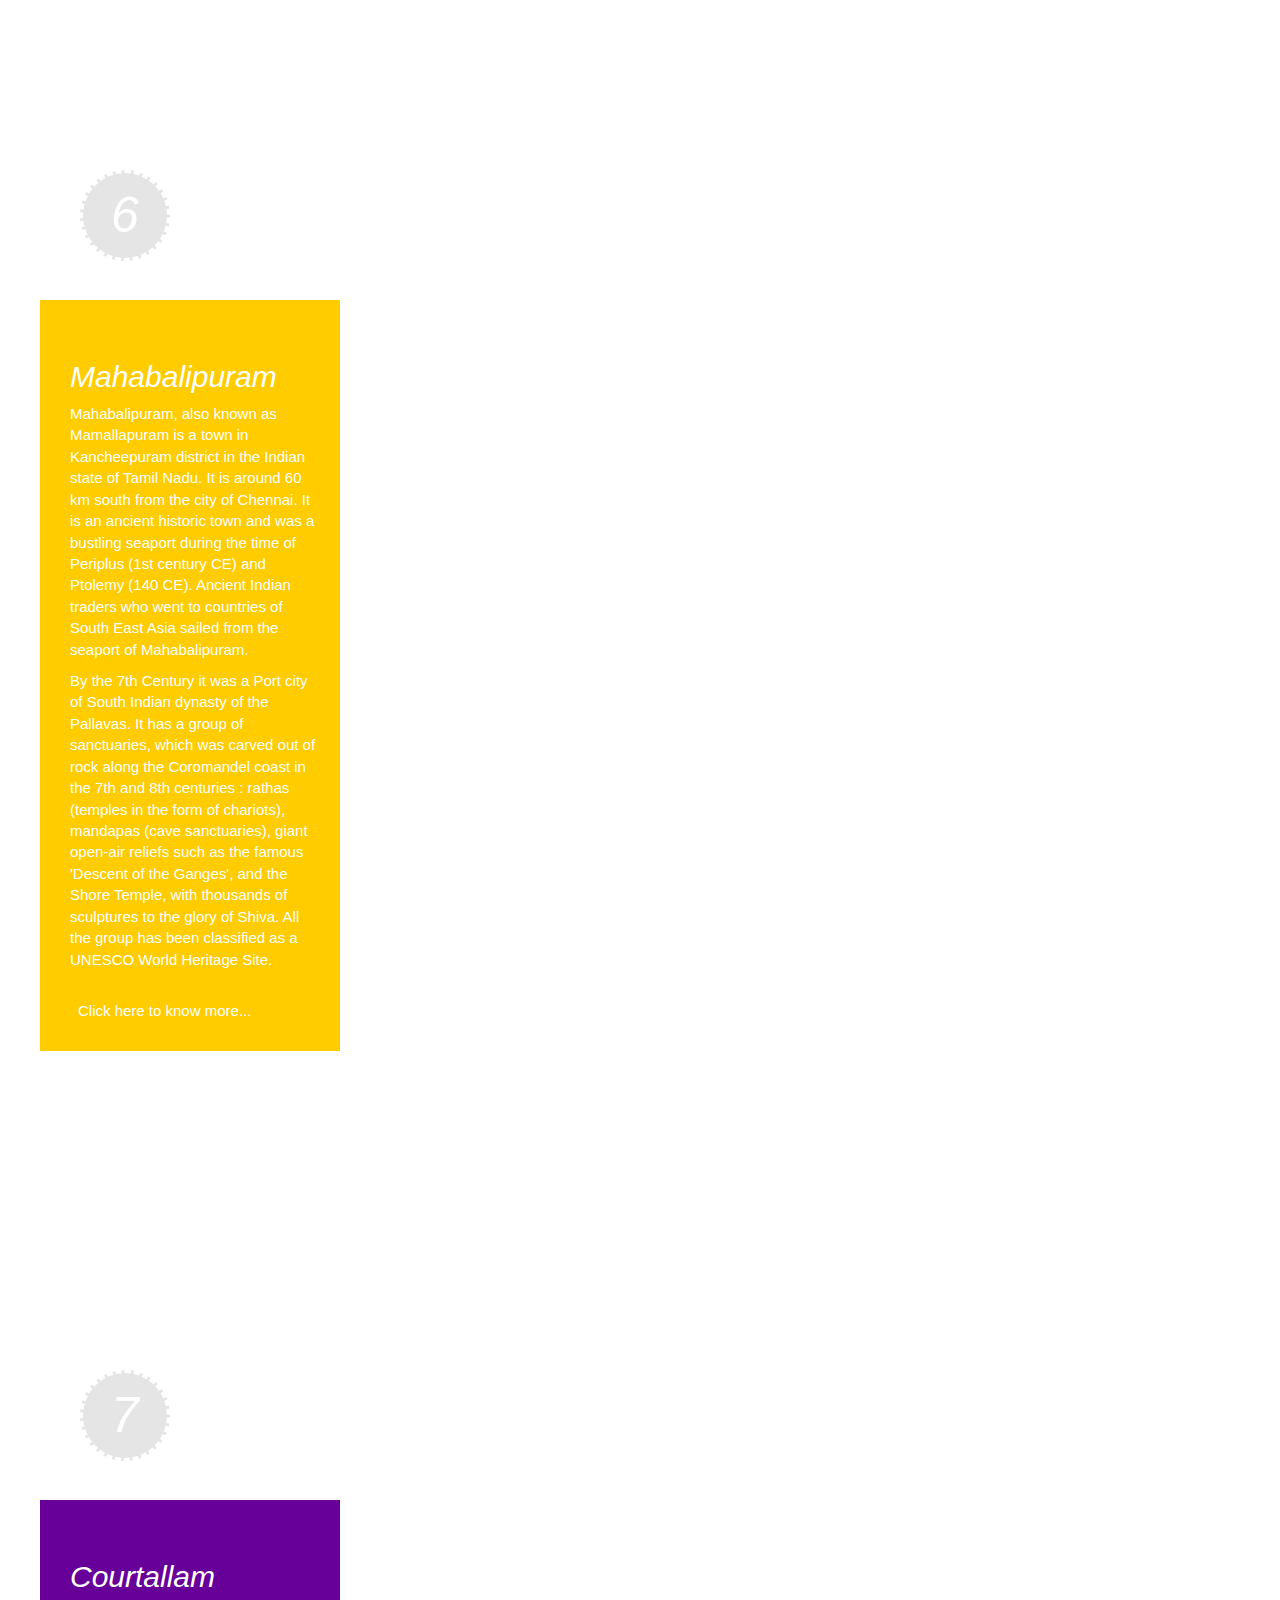
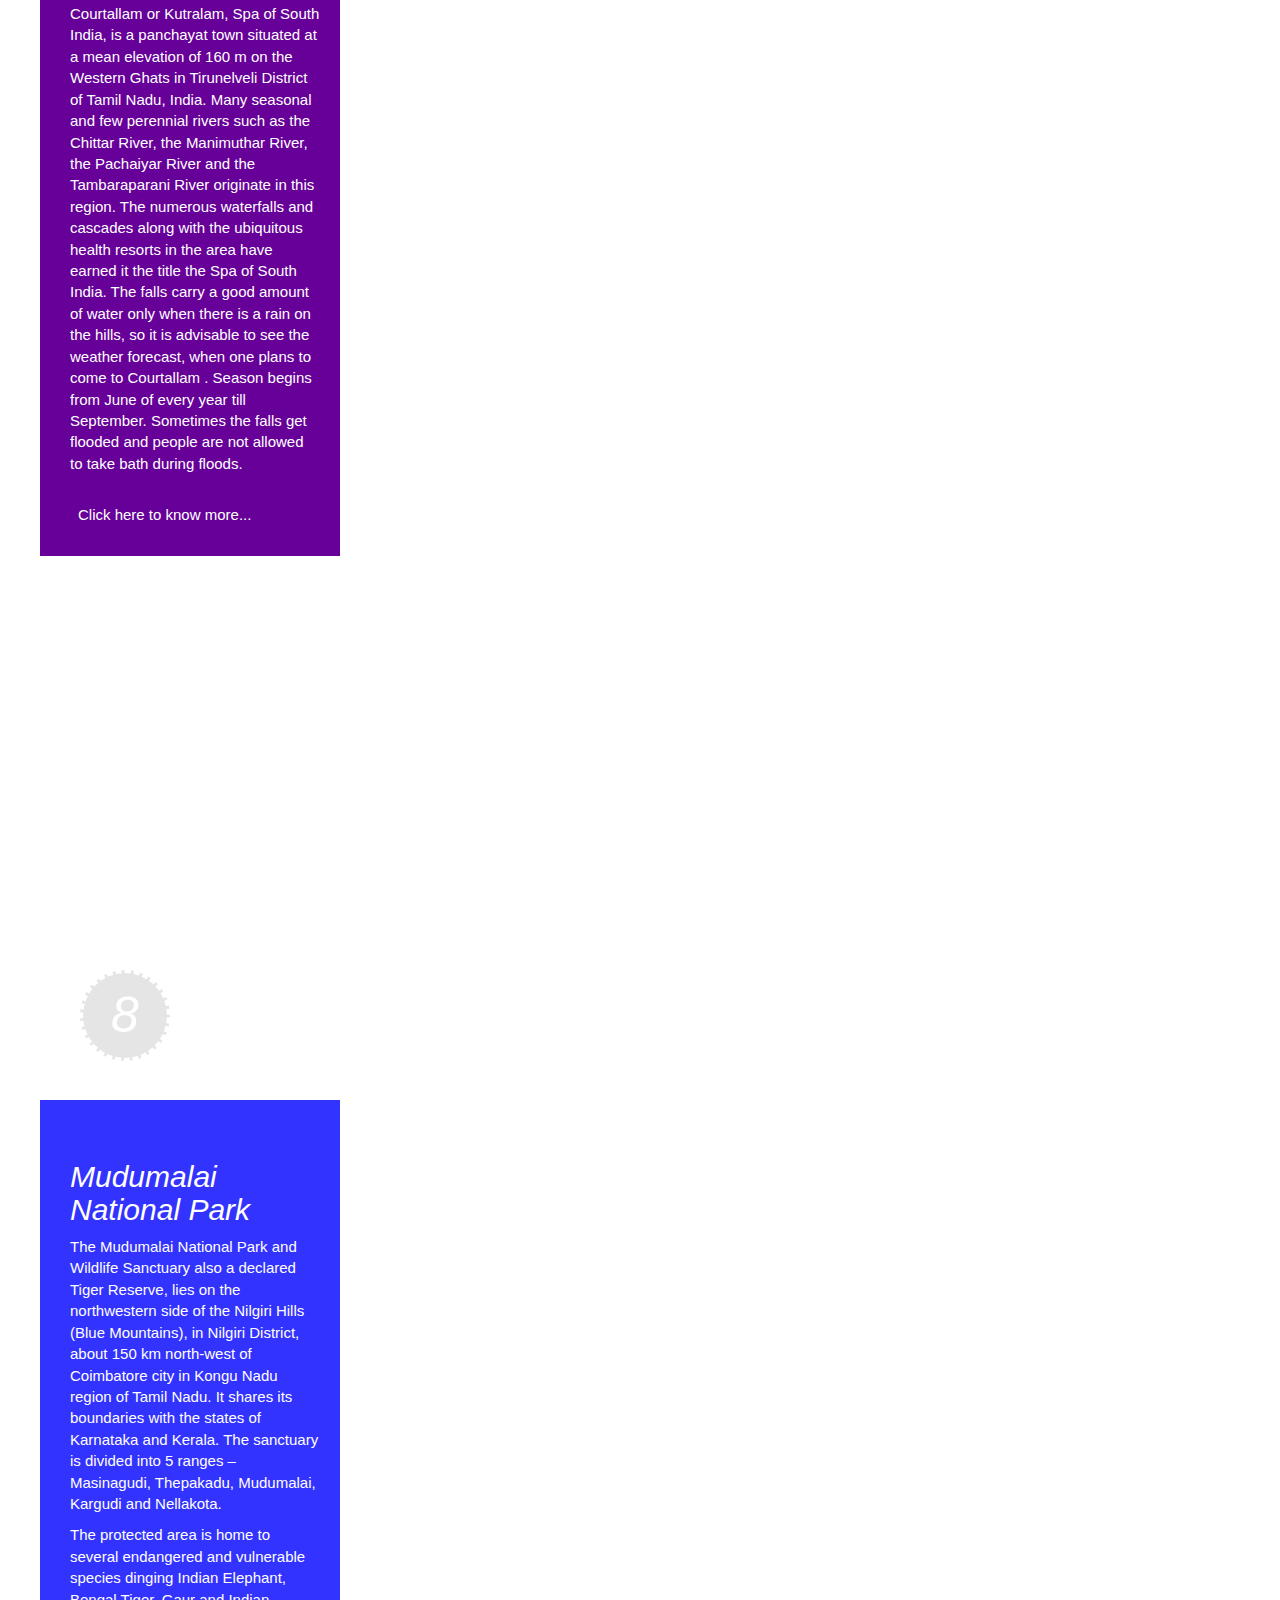
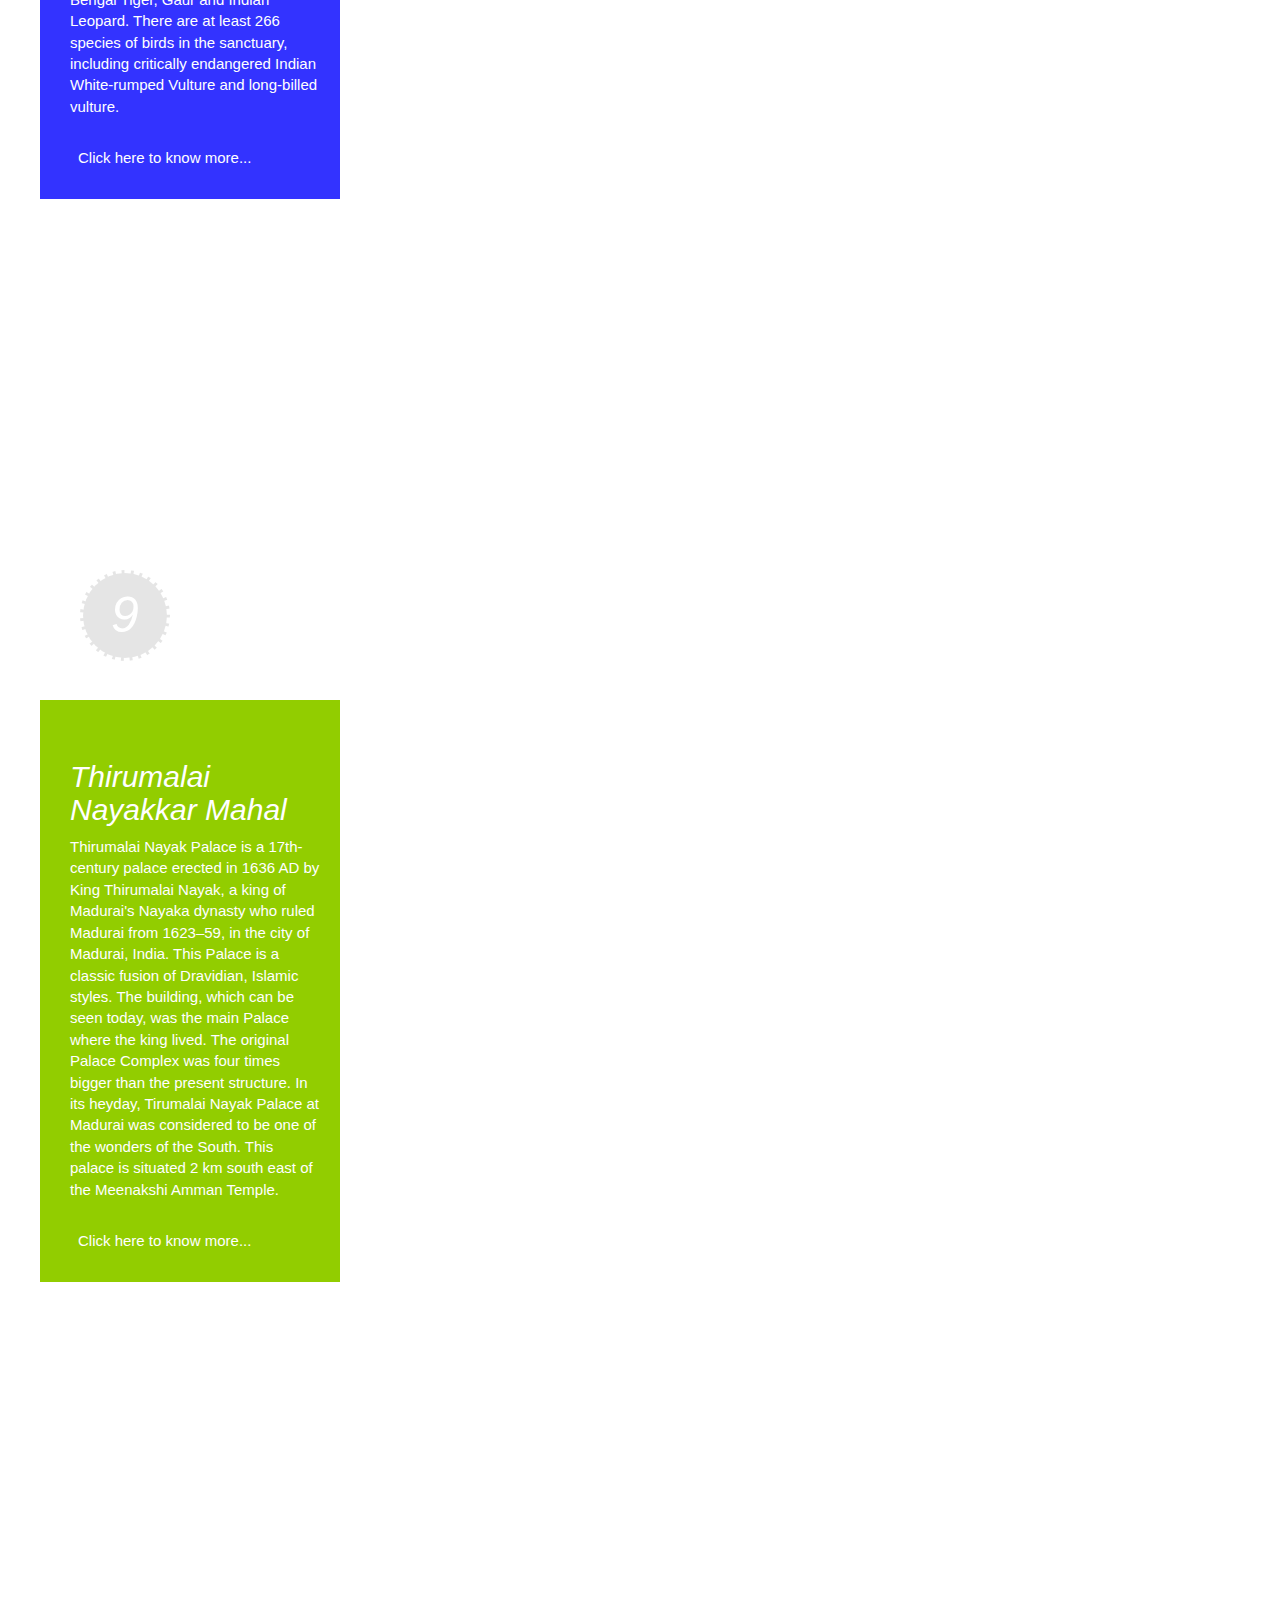
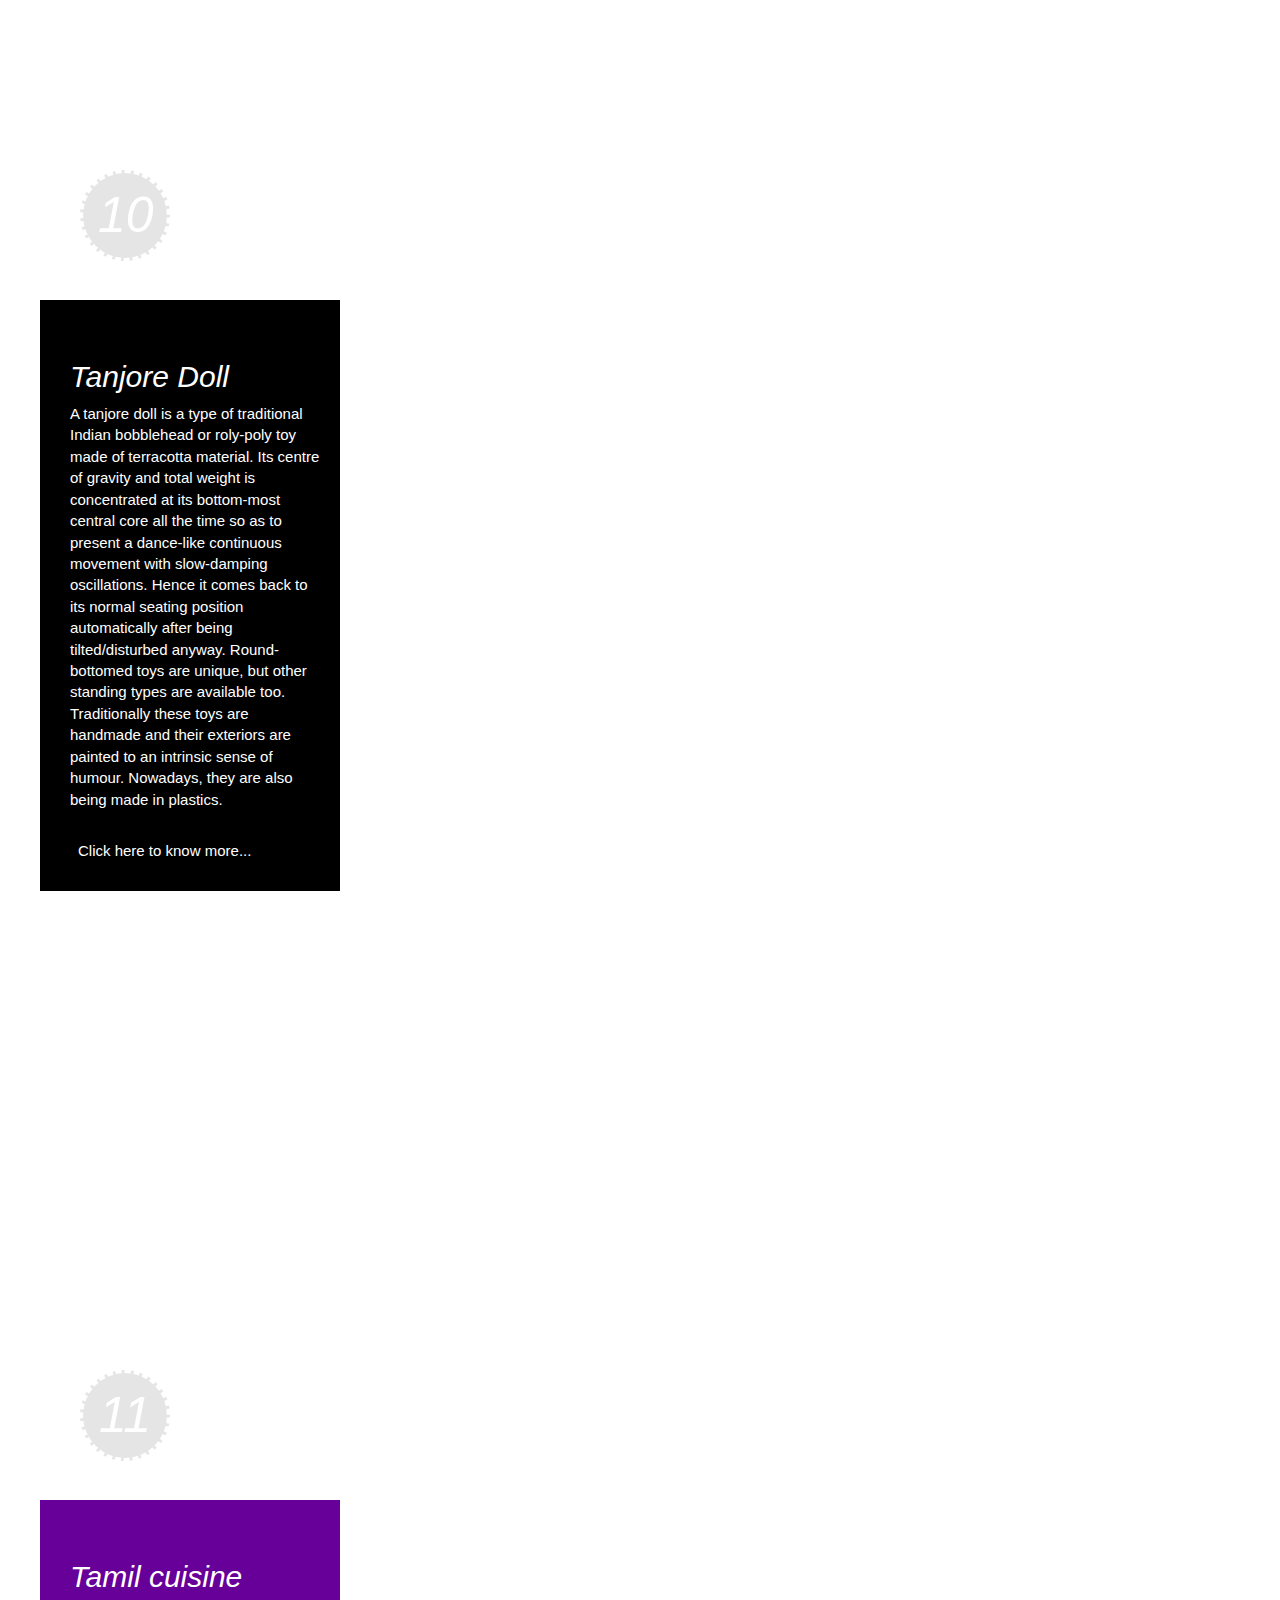
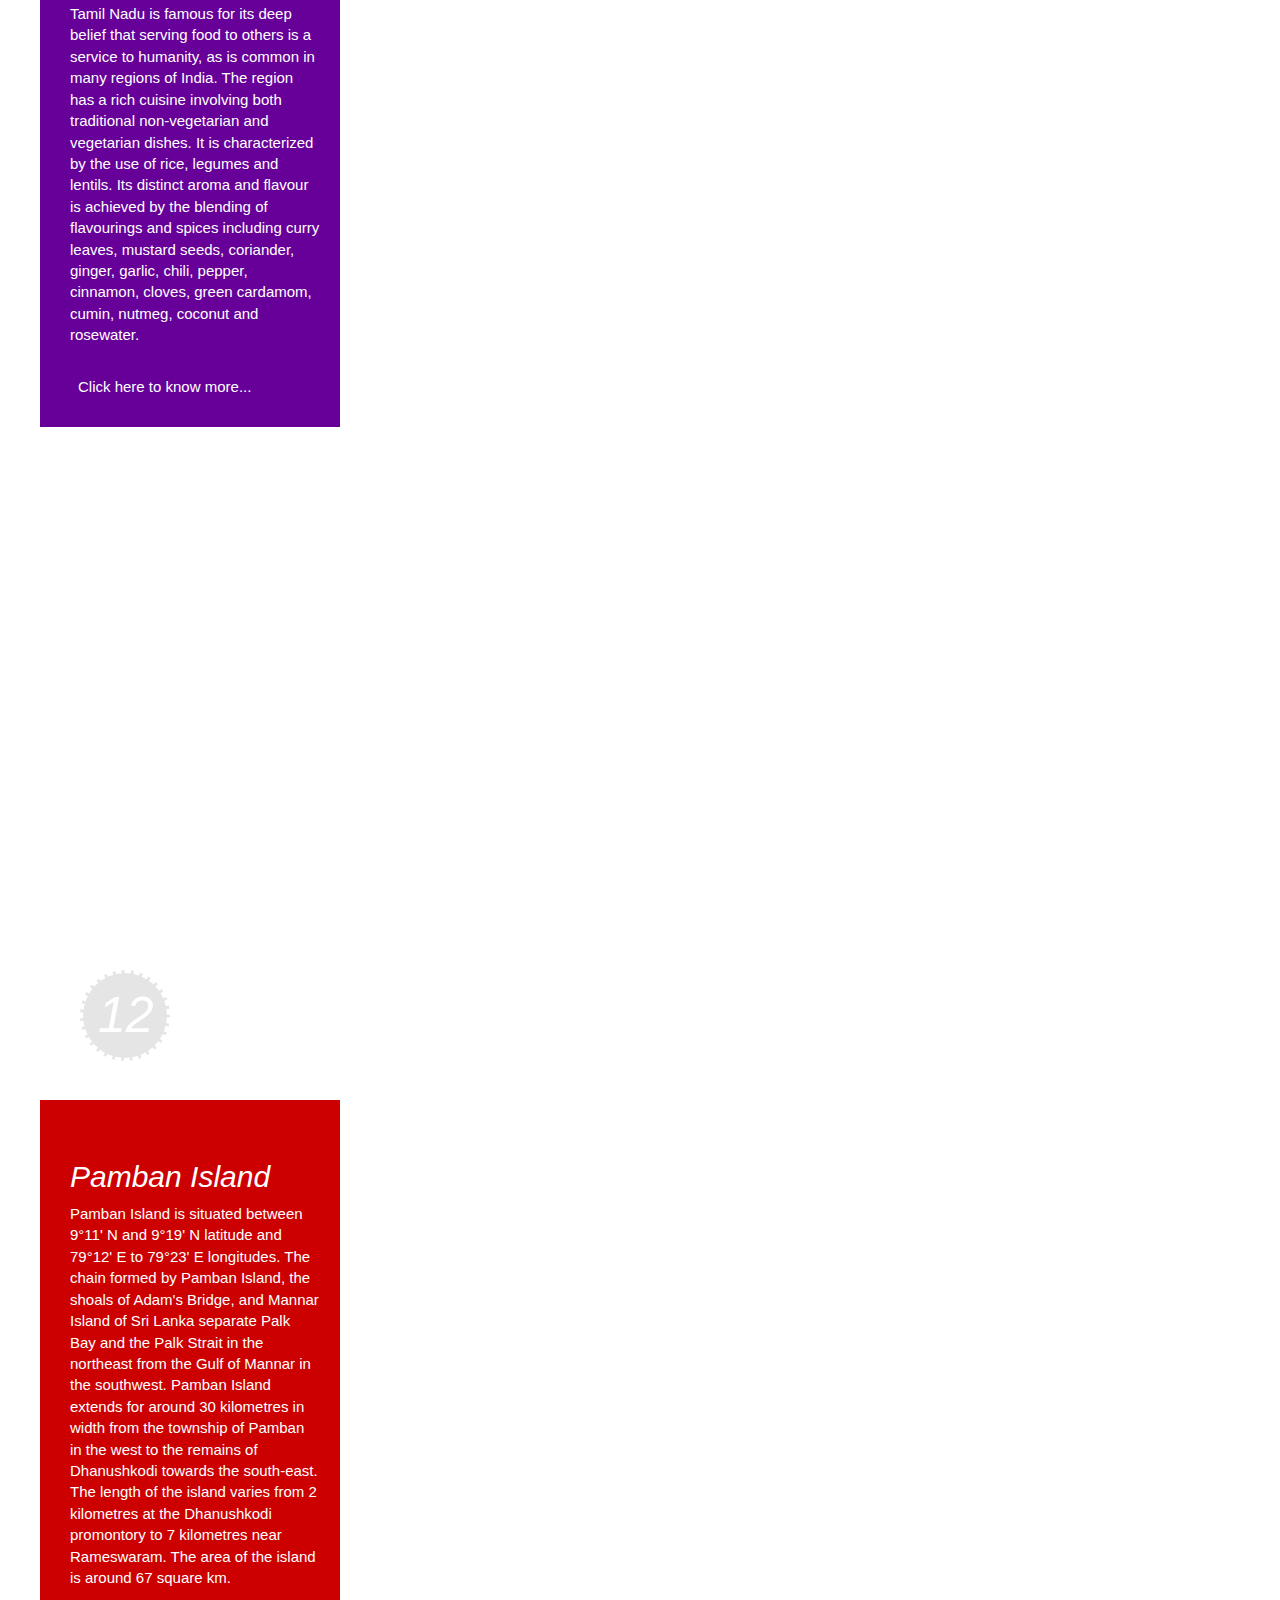
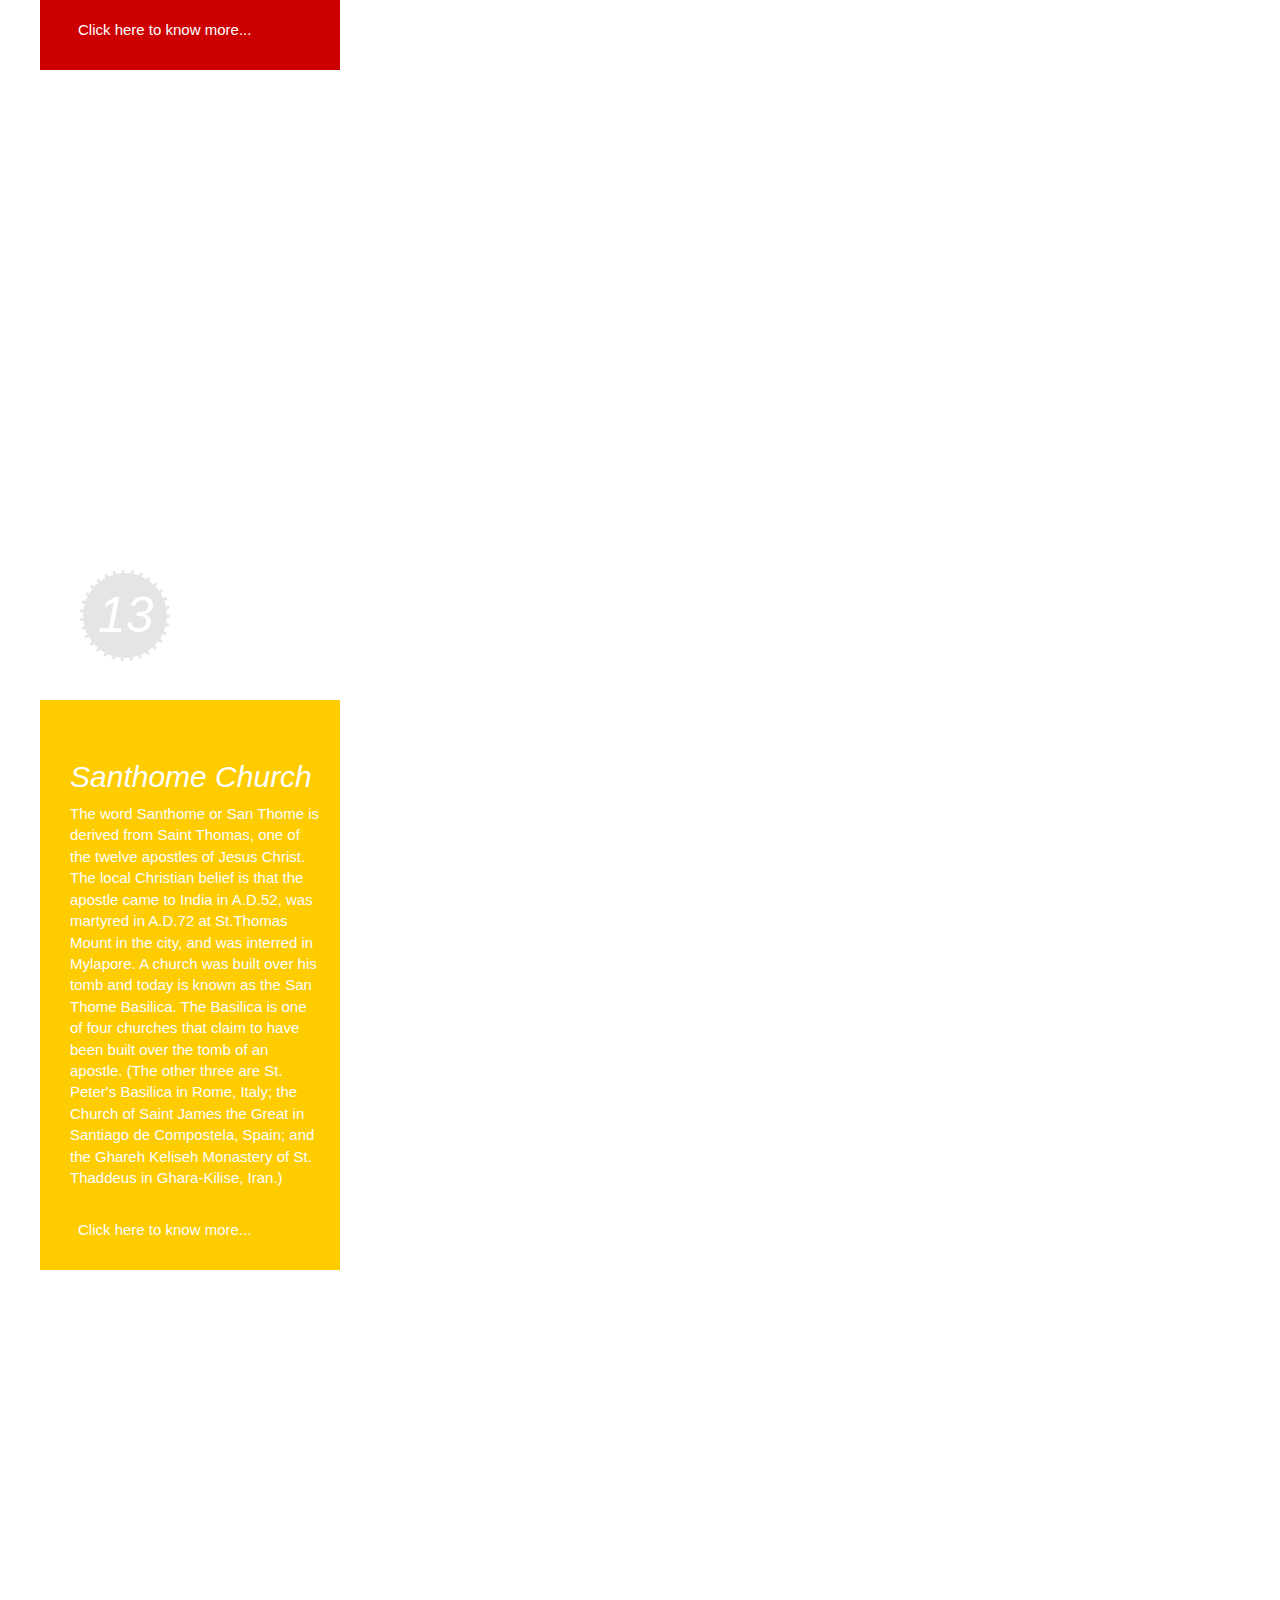
<file: day6/index.html>
﻿<!DOCTYPE html>
<html lang="en">
	<head>
		<title>21 Reasons to come to Tamilnadu</title>
		<meta charset="UTF-8">
		<meta name="viewport" content="width=device-width, initial-scale=1">		
		<link rel="stylesheet" href="../assets/css/normalize.css">
		<link rel="stylesheet" href="../assets/css/bootstrap.css">
		<link href='http://fonts.googleapis.com/css?family=Volkhov:700' rel='stylesheet' type='text/css'>
		<link href='http://fonts.googleapis.com/css?family=Oregano:400italic' rel='stylesheet' type='text/css'>
		<link rel="stylesheet" href="../assets/css/21.css">
	</head>
	<body>
		<header>
				<div class="container">
				<div class="row">
				<div class="col-xs-12 col-sm-6 col-md-12">
					<div class="logo"><a href="http://www.tamilnadutourism.org/" target="_blank"><img src="../assets/images/21/tamilnadu.png" alt="Tamilnadu tourism logo"></a></div>
					<h1>21</h1>					
					<p>REASONS<br>TO COME TO<br>TAMILNADU</p>
				</div>
				</div>
				</div>
		</header>		
		<section id="tanjore" class="sect">
			<div class="container">
			<div class="row">
			<div class="col-xs-12 col-sm-6 col-md-12">
			<article class="green">
				<h2>1</h2>
				<h1>Brihadeeswarar Temple</h1>
				<p>The Peruvudaiyar Kovil, also known as Brihadeeswara Temple, RajaRajeswara Temple and Rajarajeswaram at Thanjavur in the Indian state of Tamil Nadu, is a Hindu temple dedicated to Shiva and an art of the work achieved by Cholas in Tamil architecture. The temple is part of UNESCO World Heritage Site and "Great Living Chola Temples".</p>
				<p>This is one of the largest temple in India and one of India's most prized architectural sites. The temple stands amidst fortified walls that were probably added in the 16th century. The vimana (or temple tower) is 216 ft high and is among the tallest of its kind in the world. The Kumbam(apex or the bulbous structure on the top) of the temple is carved out of a single stone and it weighs around 80 tons.</p><br>
				<a href="http://en.wikipedia.org/wiki/Brihadeeswarar_Temple" target="_blank">Click here to know more...</a>
			</article>
			</div>
			</div>
			</div>
			<div class="parallax" data-velocity="-.3" style="background-position: 50% -60px;"></div>
		</section>
		<section id="ooty" class="sect">
			<div class="container">
			<div class="row">
			<div class="col-xs-12 col-sm-6 col-md-12">
			<article class="orange">
				<h2>2</h2>
				<h1>Ooty</h1>
				<p>Ooty, is a town, a municipality, and the district capital of the Nilgiris district in the Indian state of Tamil Nadu. It is located 80 km north of Coimbatore. It is a popular hill station located in the Nilgiri Hills. Originally occupied by the Todas, the area came under the rule of the East India Company at the end of the 18th century. Today, the town's economy is based on tourism and agriculture, along with manufacture of medicines and photographic film. The town is connected to the rest of India by road and rail, and its historic sites and natural beauty attract tourists.</p><br>
				<a href="http://en.wikipedia.org/wiki/Ooty" target="_blank">Click here to know more...</a>
			</article>
			</div>
			</div>
			</div>
			<div class="parallax" data-velocity="-.1" style="background-position: 50% 0px;"></div>
		</section>
		<section id="valluvar" class="sect">
			<div class="container">
			<div class="row">
			<div class="col-xs-12 col-sm-6 col-md-12">
			<article class="black">
				<h2>3</h2>
				<h1>Thiruvalluvar Statue</h1>
				<p>The Thiruvalluvar Statue is a 133 ft tall stone sculpture of the Tamil poet and philosopher Tiruvalluvar, author of the Thirukkural. It was opened on January 1, 2000 (Millennium) and is located atop a small island near the town of Kanyakumari, where two seas and an ocean meet; the Bay of Bengal, the Arabian Sea, and the Indian Ocean . The statue has a height of 95 ft and stands upon a 38 ft pedestal that represents the 38 chapters of "virtue" in the Thirukkural. The statue standing on the pedestal represents "wealth" and "pleasures", signifying that wealth and love be earned and enjoyed on the foundation of solid virtue.</p><br>
				<a href="http://en.wikipedia.org/wiki/Thiruvalluvar_Statue" target="_blank">Click here to know more...</a>
			</article>
			</div>
			</div>
			</div>
			<div class="parallax" data-velocity="-.1" style="background-position: 50% 0px;"></div>
		</section>
		<section id="theru" class="sect">
			<div class="container">
			<div class="row">
			<div class="col-xs-12 col-sm-6 col-md-12">
			<article class="blue">
				<h2>4</h2>
				<h1>Therukoothu</h1>
				<p>Koothu means dance or performance in Tamil, it is a folk art originated from the early Tamil country. But more precisely Koothu refers to Therukoothu that is street dance or street play or street drama since it will be performed in the village squares. At early age the art of entertainment reached its peak in Tamil country. Mentioned in the Sangam literatures about the development of iyal (literature), isai (music) and natagam (drama). More than entertainment, therukoothu educates the rural people about religion and their history.</p><br>
				<a href="http://en.wikipedia.org/wiki/Koothu" target="_blank">Click here to know more...</a>
			</article>
			</div>
			</div>
			</div>
			<div class="parallax" data-velocity="-.1" style="background-position: 50% 0px;"></div>
		</section>
		<section id="rockfort" class="sect">
			<div class="container">
			<div class="row">
			<div class="col-xs-12 col-sm-6 col-md-12">
			<article class="red">
				<h2>5</h2>
				<h1>Tiruchirapalli Rock Fort</h1>
				<p>The Tiruchirapalli Rock Fort is a historic fort and temple complex built on an ancient rock. It is located in the city of Tiruchirapalli, which is in the Indian state of Tamil Nadu. It is constructed on a 273-foot high rock. There are two Hindu temples inside the Rockfort, the Uchchi Pillaiyar Koil and the Siva Temple. Geologically the 83 m high rock may date to over one billion years ago. Other local tourist attractions include the famous Pallava-era Ganesa temple and the Nayaka-era fort. The fort complex has witnessed fierce battles between Madurai Nayakas and Bijapur, Carnatic and Maratha forces. The fort played an important part during the Carnatic wars, helping lay the foundations of the British Empire in India.</p><br>
				<a href="http://en.wikipedia.org/wiki/Tiruchirapalli_Rock_Fort" target="_blank">Click here to know more...</a>
			</article>
			</div>
			</div>
			</div>
			<div class="parallax" data-velocity="-.1" style="background-position: 50% 0px;"></div>
		</section>
		<section id="mahab" class="sect">
			<div class="container">
			<div class="row">
			<div class="col-xs-12 col-sm-6 col-md-12">
			<article class="yellow">
				<h2>6</h2>
				<h1>Mahabalipuram</h1>
				<p>Mahabalipuram, also known as Mamallapuram is a town in Kancheepuram district in the Indian state of Tamil Nadu. It is around 60 km south from the city of Chennai. It is an ancient historic town and was a bustling seaport during the time of Periplus (1st century CE) and Ptolemy (140 CE). Ancient Indian traders who went to countries of South East Asia sailed from the seaport of Mahabalipuram.</p>
				<p>By the 7th Century it was a Port city of South Indian dynasty of the Pallavas. It has a group of sanctuaries, which was carved out of rock along the Coromandel coast in the 7th and 8th centuries : rathas (temples in the form of chariots), mandapas (cave sanctuaries), giant open-air reliefs such as the famous 'Descent of the Ganges', and the Shore Temple, with thousands of sculptures to the glory of Shiva. All the group has been classified as a UNESCO World Heritage Site.</p><br>
				<a href="http://www.tamilnadutourism.org/" target="_blank">Click here to know more...</a>
			</article>
			</div>
			</div>
			</div>
			<div class="parallax" data-velocity="-.1" style="background-position: 50% 0px;"></div>
		</section>
		<section id="courtal" class="sect">
			<div class="container">
			<div class="row">
			<div class="col-xs-12 col-sm-6 col-md-12">
			<article class="purple">
				<h2>7</h2>
				<h1>Courtallam</h1>
				<p>Courtallam or Kutralam, Spa of South India, is a panchayat town situated at a mean elevation of 160 m on the Western Ghats in Tirunelveli District of Tamil Nadu, India. Many seasonal and few perennial rivers such as the Chittar River, the Manimuthar River, the Pachaiyar River and the Tambaraparani River originate in this region. The numerous waterfalls and cascades along with the ubiquitous health resorts in the area have earned it the title the Spa of South India. The falls carry a good amount of water only when there is a rain on the hills, so it is advisable to see the weather forecast, when one plans to come to Courtallam . Season begins from June of every year till September. Sometimes the falls get flooded and people are not allowed to take bath during floods.</p><br>
				<a href="http://en.wikipedia.org/wiki/Courtallam" target="_blank">Click here to know more...</a>
			</article>
			</div>
			</div>
			</div>
			<div class="parallax" data-velocity="-.1" style="background-position: 50% 0px;"></div>
		</section>
		<section id="muduma" class="sect">
			<div class="container">
			<div class="row">
			<div class="col-xs-12 col-sm-6 col-md-12">
			<article class="blue">
				<h2>8</h2>
				<h1>Mudumalai National Park</h1>
				<p>The Mudumalai National Park and Wildlife Sanctuary also a declared Tiger Reserve, lies on the northwestern side of the Nilgiri Hills (Blue Mountains), in Nilgiri District, about 150 km north-west of Coimbatore city in Kongu Nadu region of Tamil Nadu. It shares its boundaries with the states of Karnataka and Kerala. The sanctuary is divided into 5 ranges – Masinagudi, Thepakadu, Mudumalai, Kargudi and Nellakota.</p>
				<p>The protected area is home to several endangered and vulnerable species dinging Indian Elephant, Bengal Tiger, Gaur and Indian Leopard. There are at least 266 species of birds in the sanctuary, including critically endangered Indian White-rumped Vulture and long-billed vulture.</p><br>
				<a href="http://en.wikipedia.org/wiki/Mudumalai" target="_blank">Click here to know more...</a>
			</article>
			</div>
			</div>
			</div>
			<div class="parallax" data-velocity="-.1" style="background-position: 50% 0px;"></div>
		</section>
		<section id="thiruma" class="sect">
			<div class="container">
			<div class="row">
			<div class="col-xs-12 col-sm-6 col-md-12">
			<article class="green">
				<h2>9</h2>
				<h1>Thirumalai Nayakkar Mahal</h1>
				<p>Thirumalai Nayak Palace is a 17th-century palace erected in 1636 AD by King Thirumalai Nayak, a king of Madurai's Nayaka dynasty who ruled Madurai from 1623–59, in the city of Madurai, India. This Palace is a classic fusion of Dravidian, Islamic styles. The building, which can be seen today, was the main Palace where the king lived. The original Palace Complex was four times bigger than the present structure. In its heyday, Tirumalai Nayak Palace at Madurai was considered to be one of the wonders of the South. This palace is situated 2 km south east of the Meenakshi Amman Temple.</p><br>
				<a href="http://en.wikipedia.org/wiki/Thirumalai_Nayak_Palace" target="_blank">Click here to know more...</a>
			</article>
			</div>
			</div>
			</div>
			<div class="parallax" data-velocity="-.1" style="background-position: 50% 0px;"></div>
		</section>
		<section id="bomma" class="sect">
			<div class="container">
			<div class="row">
			<div class="col-xs-12 col-sm-6 col-md-12">
			<article class="black">
				<h2>10</h2>
				<h1>Tanjore Doll</h1>
				<p>A tanjore doll is a type of traditional Indian bobblehead or roly-poly toy made of terracotta material. Its centre of gravity and total weight is concentrated at its bottom-most central core all the time so as to present a dance-like continuous movement with slow-damping oscillations. Hence it comes back to its normal seating position automatically after being tilted/disturbed anyway. Round-bottomed toys are unique, but other standing types are available too. Traditionally these toys are handmade and their exteriors are painted to an intrinsic sense of humour. Nowadays, they are also being made in plastics.</p><br>
				<a href="http://en.wikipedia.org/wiki/Tanjore_doll" target="_blank">Click here to know more...</a>
			</article>
			</div>
			</div>
			</div>
			<div class="parallax" data-velocity="-.1" style="background-position: 50% 0px;"></div>
		</section>
		<section id="idli" class="sect">
			<div class="container">
			<div class="row">
			<div class="col-xs-12 col-sm-6 col-md-12">
			<article class="purple">
				<h2>11</h2>
				<h1>Tamil cuisine</h1>
				<p>Tamil Nadu is famous for its deep belief that serving food to others is a service to humanity, as is common in many regions of India. The region has a rich cuisine involving both traditional non-vegetarian and vegetarian dishes. It is characterized by the use of rice, legumes and lentils. Its distinct aroma and flavour is achieved by the blending of flavourings and spices including curry leaves, mustard seeds, coriander, ginger, garlic, chili, pepper, cinnamon, cloves, green cardamom, cumin, nutmeg, coconut and rosewater.</p><br>
				<a href="http://en.wikipedia.org/wiki/Tamil_cuisine" target="_blank">Click here to know more...</a>
			</article>
			</div>
			</div>
			</div>
			<div class="parallax" data-velocity="-.1" style="background-position: 50% 0px;"></div>
		</section>
		<section id="pamban" class="sect">
			<div class="container">
			<div class="row">
			<div class="col-xs-12 col-sm-6 col-md-12">
			<article class="red">
				<h2>12</h2>
				<h1>Pamban Island</h1>
				<p>Pamban Island is situated between 9°11' N and 9°19' N latitude and 79°12' E to 79°23' E longitudes. The chain formed by Pamban Island, the shoals of Adam's Bridge, and Mannar Island of Sri Lanka separate Palk Bay and the Palk Strait in the northeast from the Gulf of Mannar in the southwest. Pamban Island extends for around 30 kilometres in width from the township of Pamban in the west to the remains of Dhanushkodi towards the south-east. The length of the island varies from 2 kilometres at the Dhanushkodi promontory to 7 kilometres near Rameswaram. The area of the island is around 67 square km.</p><br>
				<a href="http://en.wikipedia.org/wiki/Pamban_Island" target="_blank">Click here to know more...</a>
			</article>
			</div>
			</div>
			</div>
			<div class="parallax" data-velocity="-.1" style="background-position: 50% 0px;"></div>
		</section>
		<section id="santhome" class="sect">
			<div class="container">
			<div class="row">
			<div class="col-xs-12 col-sm-6 col-md-12">
			<article class="yellow">
				<h2>13</h2>
				<h1>Santhome Church</h1>
				<p>The word Santhome or San Thome is derived from Saint Thomas, one of the twelve apostles of Jesus Christ. The local Christian belief is that the apostle came to India in A.D.52, was martyred in A.D.72 at St.Thomas Mount in the city, and was interred in Mylapore. A church was built over his tomb and today is known as the San Thome Basilica. The Basilica is one of four churches that claim to have been built over the tomb of an apostle. (The other three are St. Peter's Basilica in Rome, Italy; the Church of Saint James the Great in Santiago de Compostela, Spain; and the Ghareh Keliseh Monastery of St. Thaddeus in Ghara-Kilise, Iran.)</p><br>
				<a href="http://en.wikipedia.org/wiki/Santhome" target="_blank">Click here to know more...</a>
			</article>
			</div>
			</div>
			</div>
			<div class="parallax" data-velocity="-.1" style="background-position: 50% 0px;"></div>
		</section>
		<section id="koval" class="sect">
			<div class="container">
			<div class="row">
			<div class="col-xs-12 col-sm-6 col-md-12">
			<article class="orange">
				<h2>14</h2>
				<h1>Covelong</h1>
				<p>Covelong (Kovalam) is a fishing village in India, 40 kilometres south of Chennai, on the East Coast Road en route to Mahabalipuram. Covelong was a port town developed by the Nawab of Carnatic, Saadat Ali. It was taken over by the French in 1746, and destroyed by the British in 1752.</p>
				<p>The Dutch built a fort in Covelong during the colonial times, which today has been made the Taj Fisherman's Cove, a private luxury beach resort.</p>
				<p>Covelong beach is one of the few places in the East Coast where wind surfing takes place.</p><br>
				<a href="http://en.wikipedia.org/wiki/Covelong" target="_blank">Click here to know more...</a>
			</article>
			</div>
			</div>
			</div>
			<div class="parallax" data-velocity="-.1" style="background-position: 50% 0px;"></div>
		</section>
		<section id="train" class="sect">
			<div class="container">
			<div class="row">
			<div class="col-xs-12 col-sm-6 col-md-12">
			<article class="red">
				<h2>15</h2>
				<h1>Nilgiri Mountain Railway</h1>
				<p>The Nilgiri Mountain Railway is a railway in Tamil Nadu, India, built by the British in 1908,[1] and was initially operated by the Madras Railway. The railway still relies on its fleet of steam locomotives. NMR comes under the jurisdiction of the newly formed Salem Division. In July 2005, UNESCO added the Nilgiri Mountain Railway as an extension to the World Heritage Site of Darjeeling Himalayan Railway, the site then became known as "Mountain Railways of India."</p><br>
				<a href="http://en.wikipedia.org/wiki/Nilgiri_Mountain_Railway" target="_blank">Click here to know more...</a>
			</article>
			</div>
			</div>
			</div>
			<div class="parallax" data-velocity="-.1" style="background-position: 50% 0px;"></div>
		</section>
		<section id="bird" class="sect">
			<div class="container">
			<div class="row">
			<div class="col-xs-12 col-sm-6 col-md-12">
			<article class="blue">
				<h2>16</h2>
				<h1>Vedanthangal Bird Sanctuary</h1>
				<p>Vedanthankal Bird Sanctuary is a 30-hectare (74-acre) protected area located in the Kancheepuram District of the state of Tamil Nadu, India. The sanctuary is about 75 kilometres (47 mi) from Chennai on National Highway 45 (NH45), south of Chengalpattu. More than 40,000 birds (including 26 rare species), from various parts of the world visit the sanctuary during the migratory season every year.</p>
				<p>Vedanthangal is home to migratory birds such as pintail, garganey, grey wagtail, blue-winged teal, common sandpiper and the like.</p><br>
				<a href="http://en.wikipedia.org/wiki/Vedanthangal_Bird_Sanctuary" target="_blank">Click here to know more...</a>
			</article>
			</div>
			</div>
			</div>
			<div class="parallax" data-velocity="-.1" style="background-position: 50% 0px;"></div>
		</section>
		<section id="valpar" class="sect">
			<div class="container">
			<div class="row">
			<div class="col-xs-12 col-sm-6 col-md-12">
			<article class="yellow">
				<h2>17</h2>
				<h1>Valparai</h1>
				<p>Valparai is a Taluk and hill station in Coimbatore district of Tamil Nadu,India. It is located 3,500 feet above sea level on the Anaimalai Hills range of the Western Ghats, at a distance of 100 km from Coimbatore and 65 km from Pollachi.There are 40 hairpin bends on the way to Valparai from Azhiyar. While major portions of the land is owned by private tea companies, large forest areas continue to be out of bounds.</p><br>
				<a href="http://en.wikipedia.org/wiki/Valparai" target="_blank">Click here to know more...</a>
			</article>
			</div>
			</div>
			</div>
			<div class="parallax" data-velocity="-.1" style="background-position: 50% 0px;"></div>
		</section>
		<section id="tharan" class="sect">
			<div class="container">
			<div class="row">
			<div class="col-xs-12 col-sm-6 col-md-12">
			<article class="purple">
				<h2>18</h2>
				<h1>Fort Dansborg</h1>
				<p>Fort Dansborg,a locally called Danish Fort, is a Danish fort located in the shores of Bay of Bengal in Tharangambadi in the South Indian state of Tamil Nadu. Fort Dansborg was built in the land ceded by Thanjavur king Ragunatha Nayak in an agreement with Danish Admiral Ove Gjedde in 1620 and acted as the base for Danish settlement in the region during the early 17th century. The fort is the second largest Danish fort after Kronborg. The fort was sold to the British in 1845 and along with Tharangambadi, the fort lost its significance as the town was not an active trading post for the British.</p><br>
				<a href="http://en.wikipedia.org/wiki/Fort_Dansborg" target="_blank">Click here to know more...</a>
			</article>
			</div>
			</div>
			</div>
			<div class="parallax" data-velocity="-.1" style="background-position: 50% 0px;"></div>
		</section>
		<section id="yela" class="sect">
			<div class="container">
			<div class="row">
			<div class="col-xs-12 col-sm-6 col-md-12">
			<article class="orange">
				<h2>19</h2>
				<h1>Yelagiri</h1>
				<p>Yelagiri is a hill station in Vellore district of Tamil Nadu, India, situated off the Vaniyambadi-Tirupattur road. Located at an altitude of 1,410.6 metres above Mean Sea Level and spread across 30 km2, the Yelagiri village (also spelled Elagiri at times) is surrounded by orchards, rose-gardens, and green valleys.</p><br>
				<a href="http://en.wikipedia.org/wiki/Yelagiri" target="_blank">Click here to know more...</a>
			</article>
			</div>
			</div>
			</div>
			<div class="parallax" data-velocity="-.1" style="background-position: 50% 0px;"></div>
		</section>
		<section id="meena" class="sect">
			<div class="container">
			<div class="row">
			<div class="col-xs-12 col-sm-6 col-md-12">
			<article class="green">
				<h2>20</h2>
				<h1>Meenakshi Amman Temple</h1>
				<p>Meenakshi Amman Temple (Other names : Meenakshi Sundareswarar Temple or Tiru-aalavaai or Meenakshi Amman Kovil) is a historic Hindu temple located in the southern bank of river Vaigai in the temple city of Madurai, Tamil Nadu, India. It is dedicated to Parvati who is known as Meenakshi and her consort, Shiva, named here as Sundareswarar. The temple forms the heart and lifeline of the 2500 year old city of Madurai. The complex houses 14 gateway towers called gopurams, ranging from 45-50m in height, the tallest being the southern tower, 51.9 metres (170 ft) high,and two golden sculptured vimana, the shrine over sanctum of the main deities. The temple is a significant symbol for the Tamil people, and has been mentioned since antiquity in Tamil literature, though the present structure is built during 1623 to 1655 CE.</p><br>
				<a href="http://en.wikipedia.org/wiki/Meenakshi_Amman_Temple" target="_blank">Click here to know more...</a>
			</article>
			</div>
			</div>
			</div>
			<div class="parallax" data-velocity="-.1" style="background-position: 50% 0px;"></div>
		</section>
		<section id="sadras" class="sect">
			<div class="container">
			<div class="row">
			<div class="col-xs-12 col-sm-6 col-md-12">
			<article class="black">
				<h2>21</h2>
				<h1>Sadras</h1>
				<p>Sadras is a fortress town located on India's Coromandel Coast in Kanchipuram District, 70 km south of Chennai in Tamil Nadu state. Sadras is the anglicized form of the ancient town of Saduranga pattinam. An inscription found in Sadras dated to 1359 mention this place as Rajanarayanan Pattinam after a Sambuvaraya chieftain. There is a temple to Vishnu here, and because of it later the city was known as Sadiravasagan Pattinam. This later changed into Sadurangapattinam, shortly known as Sadirai. Later the British anglicized it to Sadras.</p><br>
				<a href="http://en.wikipedia.org/wiki/Sadras" target="_blank">Click here to know more...</a>
			</article>
			</div>
			</div>
			</div>
			<div class="parallax" data-velocity="-.1" style="background-position: 50% 0px;"></div>
		</section>
		<footer>
			<div class="container">
			<div class="row">
			<div class="col-xs-12 col-sm-6 col-md-12">
				<div class="logo"><a href="http://www.tamilnadutourism.org/" target="_blank"><img src="../assets/images/21/tamilnadu.png" alt="Tamilnadu tourism logo"></a></div>
			</div>
			</div>
			</div>
		</footer>		
		<script src="../assets/js/jquery-1.7.1.min.js"></script>
		<script src="../assets/js/jquery.scrolly.js"></script>
		<script>
			$(document).ready(function(){
			   $('.parallax').scrolly({bgParallax: true});			  
			});
		</script>
	</body>
</html>
</file>
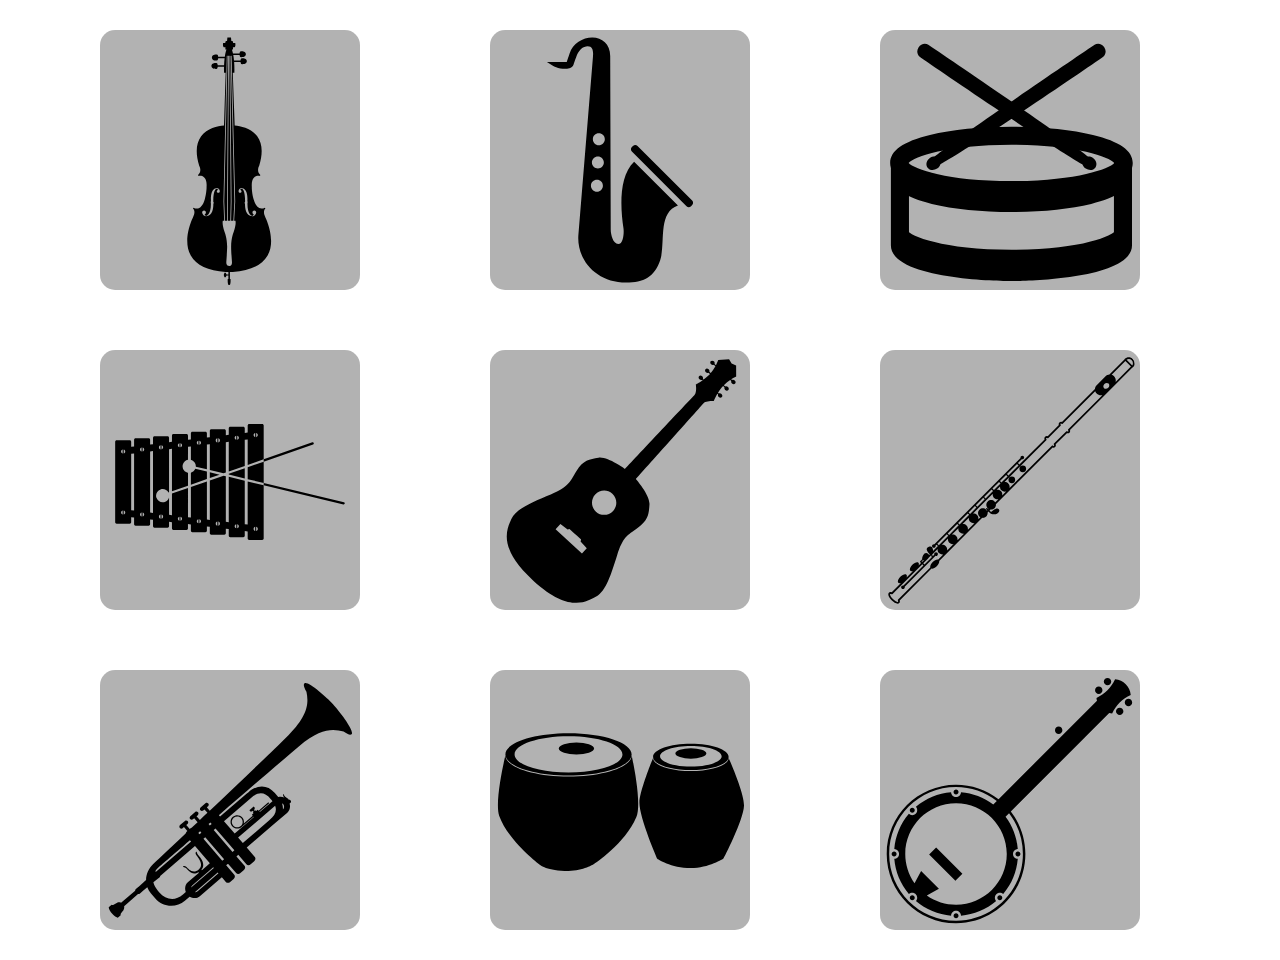
<file: day8/index.html>
﻿<!DOCTYPE html>
<html lang="en">
<head>
<meta charset="UTF-8">
<meta name="viewport" content="width=device-width, initial-scale=1">
<link rel="stylesheet" href="../assets/css/bootstrap.css">
<link rel="stylesheet" href="../assets/css/instru.css">
<script src="http://ajax.googleapis.com/ajax/libs/jquery/2.1.0/jquery.min.js"></script>
</head>
<body>
	<div class="container">
		<div class="row">
			<div class="col-xs-12 col-sm-6 col-md-4 col-lg-4">
				<div class="instru">
					<img src="../assets/images/instru/cello.svg" alt="cello" title="Cello">
					<audio  preload="auto">
						<source src="../assets/audios/instru/cello.mp3" type="audio/mpeg">
						Your browser does not support the audio element.
					</audio>
				</div>
			</div>
			<div class="col-xs-12 col-sm-6 col-md-4 col-lg-4">
				<div class="instru">
					<img src="../assets/images/instru/saxophone.svg" alt="saxophone" title="Saxophone">
					<audio  preload="auto">
						<source src="../assets/audios/instru/saxophone.mp3" type="audio/mpeg">
						Your browser does not support the audio element.
					</audio>
				</div>
			</div>
			<div class="col-xs-12 col-sm-6 col-md-4 col-lg-4">
				<div class="instru">
					<img src="../assets/images/instru/snare-drum.svg" alt="snare-drum" title="Snare Drum">
					<audio  preload="auto">
						<source src="../assets/audios/instru/snare-drum.mp3" type="audio/mpeg">
						Your browser does not support the audio element.
					</audio>
				</div>
			</div>					
		</div>
		<div class="row">
			<div class="col-xs-12 col-sm-6 col-md-4 col-lg-4">
				<div class="instru">
					<img src="../assets/images/instru/xylophone.svg" alt="xylophone" title="Xylophone">
					<audio  preload="auto">
						<source src="../assets/audios/instru/xylophone.mp3" type="audio/mpeg">
						Your browser does not support the audio element.
					</audio>
				</div>
			</div>
			<div class="col-xs-12 col-sm-6 col-md-4 col-lg-4">
				<div class="instru">
					<img src="../assets/images/instru/guitar.svg" alt="guitar" title="Guitar">
					<audio  preload="auto">
						<source src="../assets/audios/instru/guitar.mp3" type="audio/mpeg">
						Your browser does not support the audio element.
					</audio>
				</div>
			</div>
			<div class="col-xs-12 col-sm-6 col-md-4 col-lg-4">
				<div class="instru">
					<img src="../assets/images/instru/flute.svg" alt="flute" title="Flute">
					<audio  preload="auto">
					<source src="../assets/audios/instru/flute.mp3" type="audio/mpeg">
					Your browser does not support the audio element.
					</audio>
				</div>
			</div>					
		</div>
		<div class="row">
			<div class="col-xs-12 col-sm-6 col-md-4 col-lg-4">
				<div class="instru">
					<img src="../assets/images/instru/trumpet.svg" alt="trumpet" title="Trumpet">
					<audio  preload="auto">
						<source src="../assets/audios/instru/trumpet.mp3" type="audio/mpeg">
						Your browser does not support the audio element.
					</audio>
				</div>
			</div>
			<div class="col-xs-12 col-sm-6 col-md-4 col-lg-4">
				<div class="instru">
					<img src="../assets/images/instru/tabla.svg" alt="tabla" title="Tabla">
					<audio  preload="auto">
						<source src="../assets/audios/instru/tabla.mp3" type="audio/mpeg">
						Your browser does not support the audio element.
					</audio>
				</div>
			</div>
			<div class="col-xs-12 col-sm-6 col-md-4 col-lg-4">
				<div class="instru">
					<img src="../assets/images/instru/banjo.svg" alt="banjo" title="Banjo">
					<audio  preload="auto">
						<source src="../assets/audios/instru/banjo.mp3" type="audio/mpeg">
						Your browser does not support the audio element.
					</audio>
				</div>
			</div>					
		</div>
	</div>
	<script src="../assets/js/hover-play.js"></script>
</body>
</html>
</file>
<file: assets/css/projects.css>
﻿.img-mod{
	width:100%;
}
.modal-dialog {
	width:75%;
}
.tmb-link a{
	text-align:center; 
	text-decoration:none;
	color:#ccc;
}
.tmb-link a:hover{
	text-align:center; 
	text-decoration:none;
	color:#666;
}
.tmb-link a:active{
	text-align:center; 
	text-decoration:none;
	color:#999;
}
.tmb-link a:visited{
	text-align:center; 
	text-decoration:none;
	color:#333;
}
</file>
<file: assets/css/21.css>
﻿header{
	background-image:url(../images/21/home-h.jpg);
	height:500px;
	min-width: 1200px;
	width:100%;
	overflow: hidden;
}
.container{
	width:100%;
	min-width:1200px;
}
.logo{
	float:left;
	padding:20px;
}
header h1{
	font-family: oregano;
	font-size: 200px;
	color:#fff;
	margin: 0px;	
	position:absolute;
	top:40px;
	left:380px;
	font-weight: 400;
	font-style: italic;
}
header p{
	font-family:volkhov;
	font-size:80px;
	color:#fff;
	line-height:.9em;
	margin: 0;
	position:absolute;
	top:250px;
	left:580px;
	
}
section {
    min-height: 1200px;
    position: relative;
    width: 100%;
    min-width: 1200px;
    margin: 0;
    padding: 0;
    overflow: hidden;	
}
.sect>div:nth-of-type(1){
    margin: 0;
    height: 1200px;
    position:absolute;
    width:100%;
    top:0;left:0;
}
#tanjore>div:nth-of-type(1){
    background: url(../images/21/tanjore.jpg) 50% 0 no-repeat fixed;
}
#ooty>div:nth-of-type(1){
    background: url(../images/21/ooty.jpg) 50% 0 no-repeat fixed;
}
#valluvar>div:nth-of-type(1){
    background: url(../images/21/valluvar.jpg) 50% 0 no-repeat fixed;
}
#theru>div:nth-of-type(1){
    background: url(../images/21/theru.jpg) 50% 0 no-repeat fixed;
}
#rockfort>div:nth-of-type(1){
    background: url(../images/21/rockfort.jpg) 50% 0 no-repeat fixed;
}
#mahab>div:nth-of-type(1){
    background: url(../images/21/mahab.jpg) 50% 0 no-repeat fixed;
}
#courtal>div:nth-of-type(1){
    background: url(../images/21/courtal.jpg) 50% 0 no-repeat fixed;
}
#muduma>div:nth-of-type(1){
    background: url(../images/21/muduma.jpg) 50% 0 no-repeat fixed;
}
#thiruma>div:nth-of-type(1){
    background: url(../images/21/thiruma.jpg) 50% 0 no-repeat fixed;
}
#bomma>div:nth-of-type(1){
    background: url(../images/21/bomma.jpg) 50% 0 no-repeat fixed;
}
#idli>div:nth-of-type(1){
    background: url(../images/21/idli.jpg) 50% 0 no-repeat fixed;
}
#pamban>div:nth-of-type(1){
    background: url(../images/21/pamban.jpg) 50% 0 no-repeat fixed;
}
#santhome>div:nth-of-type(1){
    background: url(../images/21/santhome.jpg) 50% 0 no-repeat fixed;
}
#koval>div:nth-of-type(1){
    background: url(../images/21/koval.jpg) 50% 0 no-repeat fixed;
}
#train>div:nth-of-type(1){
    background: url(../images/21/train.jpg) 50% 0 no-repeat fixed;
}
#bird>div:nth-of-type(1){
    background: url(../images/21/bird.jpg) 50% 0 no-repeat fixed;
}
#valpar>div:nth-of-type(1){
	background: url(../images/21/valpar.jpg) 50% 0 no-repeat fixed;
}
#tharan>div:nth-of-type(1){
    background: url(../images/21/tharan.jpg) 50% 0 no-repeat fixed;
}
#yela>div:nth-of-type(1){
    background: url(../images/21/yela.jpg) 50% 0 no-repeat fixed;
}
#meena>div:nth-of-type(1){
    background: url(../images/21/meena.jpg) 50% 0 no-repeat fixed;
}
#sadras>div:nth-of-type(1){
    background: url(../images/21/sadras.jpg) 50% 0 no-repeat fixed;
}
section article{
	position:absolute;
	top:200px;
	left:40px;
	width:300px;
	padding: 40px 20px 30px 30px;
	z-index: 4;	
}
section h2{
	border: 3px dashed #fff;
	border-radius: 100%;
	width:90px;
	font-size: 50px;
	font-style: italic;
	color:#fff;
	text-align:center;
	position: absolute;
	top:-150px;
	left:40px;
	padding: 15px;
	background: rgba(0,0,0,.1);
}
section h1{
	font-size: 30px;
	color: #fff;
	font-style: italic;	
}
section p{
	font-size:15px;
	color: #fff;
}
section a{
	font-size:15px;
	color:#fff;
	text-decoration:none;
	padding: 8px;
}
section a:hover{
	color:#fff;
	background-color:rgba(255,255,255,.3);
	border-radius: 4px;
}
.red{
	background-color:#C00;
}
.blue{
	background-color:#33F;
}
.orange{
	background-color:#F60;
}
.purple{
	background-color:#609;
}
.yellow{
	background-color:#FC0;
}
.black{
	background-color:#000;
}
.green{
	background-color:#92CD00;
}
footer{
	background:url(../images/21/home-f.jpg);
	height:175px;
	width:100%;
	min-width:1200px;
}
</file>
<file: assets/css/instru.css>
﻿img{
	margin:30px;
	background:rgba(0,0,0,.3);
	border-radius: 15px;
	padding:5px;
	cursor: pointer;	
}
h1{
	text-align: center;
	font-size: 35px;
	font-weight:700;
}
.animated:hover {
  -webkit-animation-duration: 1s;
  animation-duration: 1s;
  -webkit-animation-fill-mode: both;
  animation-fill-mode: both;
}

@-webkit-keyframes bounce {
  0%, 20%, 50%, 80%, 100% {
    -webkit-transform: translateY(0);
    transform: translateY(0);
  }

  40% {
    -webkit-transform: translateY(-30px);
    transform: translateY(-30px);
  }

  60% {
    -webkit-transform: translateY(-15px);
    transform: translateY(-15px);
  }
}

@keyframes bounce {
  0%, 20%, 50%, 80%, 100% {
    -webkit-transform: translateY(0);
    -ms-transform: translateY(0);
    transform: translateY(0);
  }

  40% {
    -webkit-transform: translateY(-30px);
    -ms-transform: translateY(-30px);
    transform: translateY(-30px);
  }

  60% {
    -webkit-transform: translateY(-15px);
    -ms-transform: translateY(-15px);
    transform: translateY(-15px);
  }
}

.bounce:hover {
  -webkit-animation-name: bounce;
  animation-name: bounce;
}

@-webkit-keyframes flash {
  0%, 50%, 100% {
    opacity: 1;
  }

  25%, 75% {
    opacity: 0;
  }
}

@keyframes flash {
  0%, 50%, 100% {
    opacity: 1;
  }

  25%, 75% {
    opacity: 0;
  }
}

.flash:hover {
  -webkit-animation-name: flash;
  animation-name: flash;
}

@-webkit-keyframes pulse {
  0% {
    -webkit-transform: scale(1);
    transform: scale(1);
  }

  50% {
    -webkit-transform: scale(1.1);
    transform: scale(1.1);
  }

  100% {
    -webkit-transform: scale(1);
    transform: scale(1);
  }
}

@keyframes pulse {
  0% {
    -webkit-transform: scale(1);
    -ms-transform: scale(1);
    transform: scale(1);
  }

  50% {
    -webkit-transform: scale(1.1);
    -ms-transform: scale(1.1);
    transform: scale(1.1);
  }

  100% {
    -webkit-transform: scale(1);
    -ms-transform: scale(1);
    transform: scale(1);
  }
}

.pulse:hover {
  -webkit-animation-name: pulse;
  animation-name: pulse;
}

@-webkit-keyframes bounceIn {
  0% {
    opacity: 0;
    -webkit-transform: scale(.3);
    transform: scale(.3);
  }

  50% {
    opacity: 1;
    -webkit-transform: scale(1.05);
    transform: scale(1.05);
  }

  70% {
    -webkit-transform: scale(.9);
    transform: scale(.9);
  }

  100% {
    -webkit-transform: scale(1);
    transform: scale(1);
  }
}

@keyframes bounceIn {
  0% {
    opacity: 0;
    -webkit-transform: scale(.3);
    -ms-transform: scale(.3);
    transform: scale(.3);
  }

  50% {
    opacity: 1;
    -webkit-transform: scale(1.05);
    -ms-transform: scale(1.05);
    transform: scale(1.05);
  }

  70% {
    -webkit-transform: scale(.9);
    -ms-transform: scale(.9);
    transform: scale(.9);
  }

  100% {
    -webkit-transform: scale(1);
    -ms-transform: scale(1);
    transform: scale(1);
  }
}

.bounceIn:hover {
  -webkit-animation-name: bounceIn;
  animation-name: bounceIn;
}
</file>
